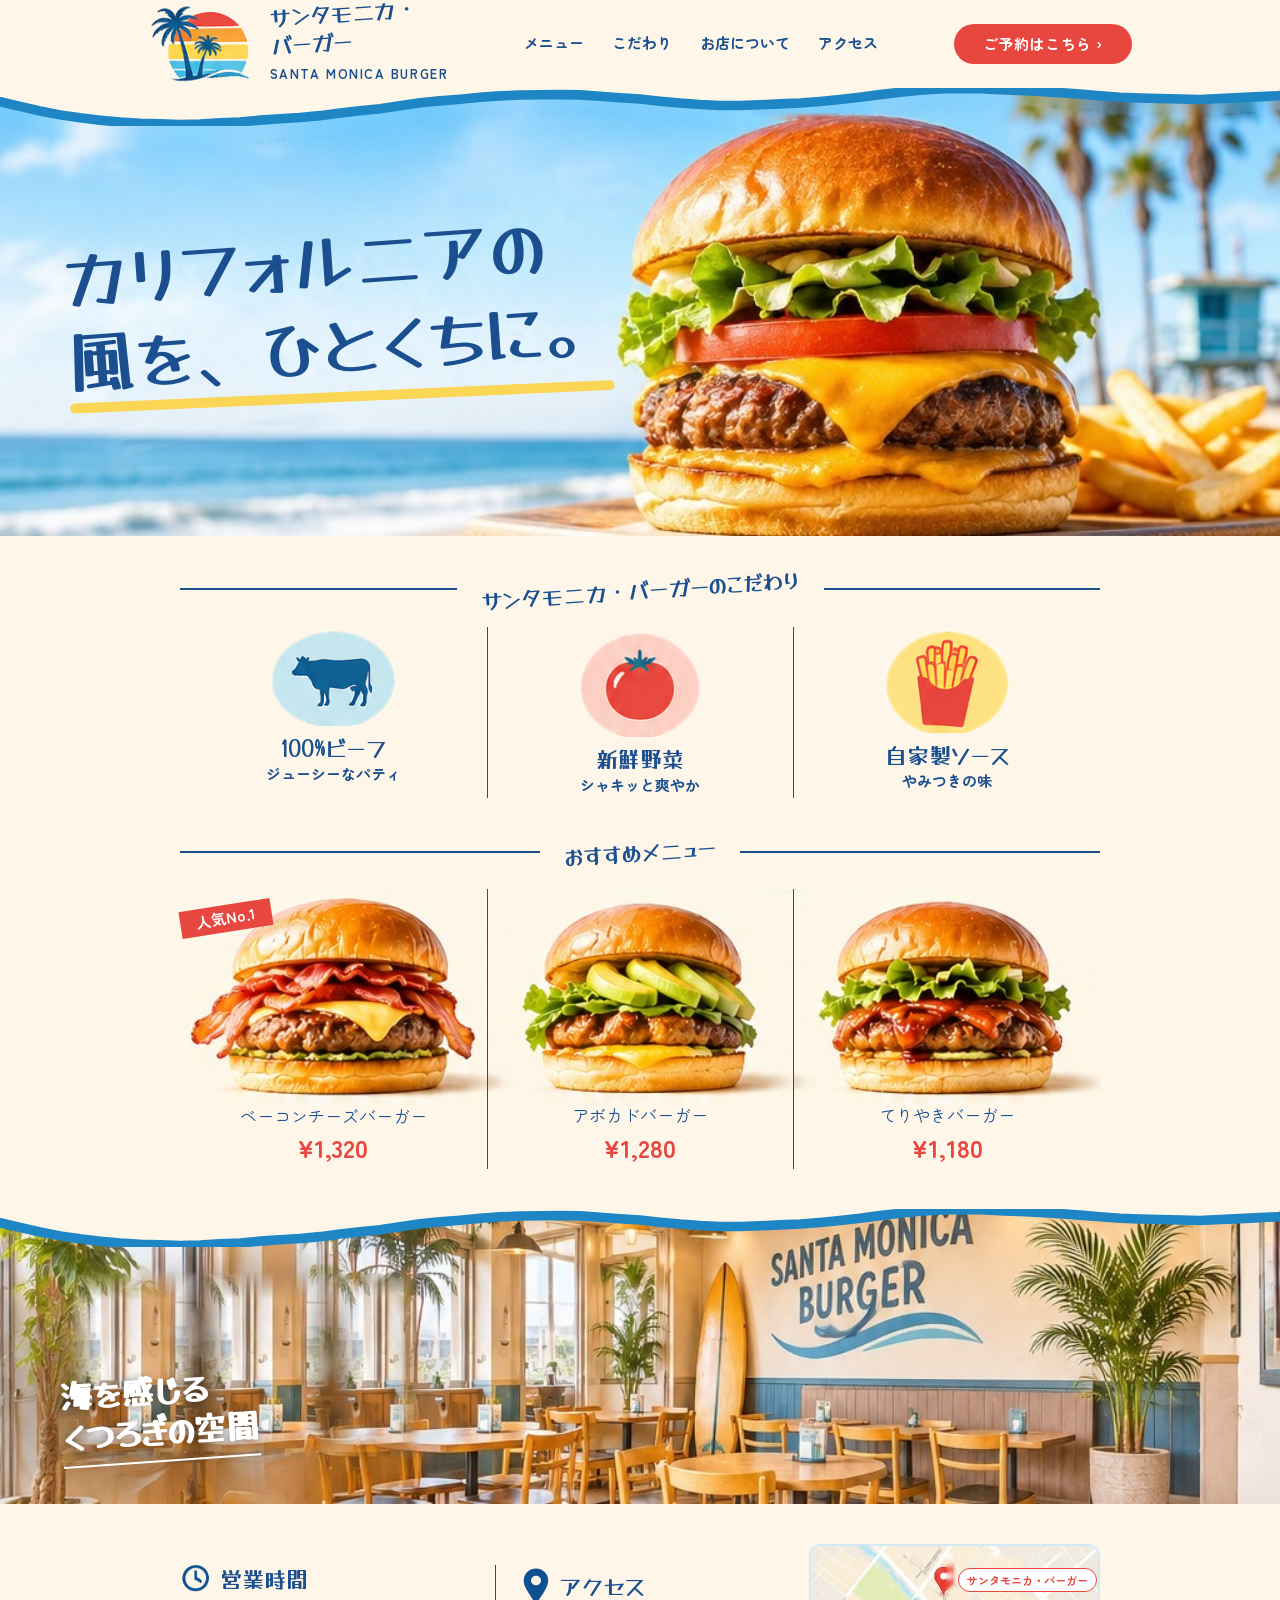
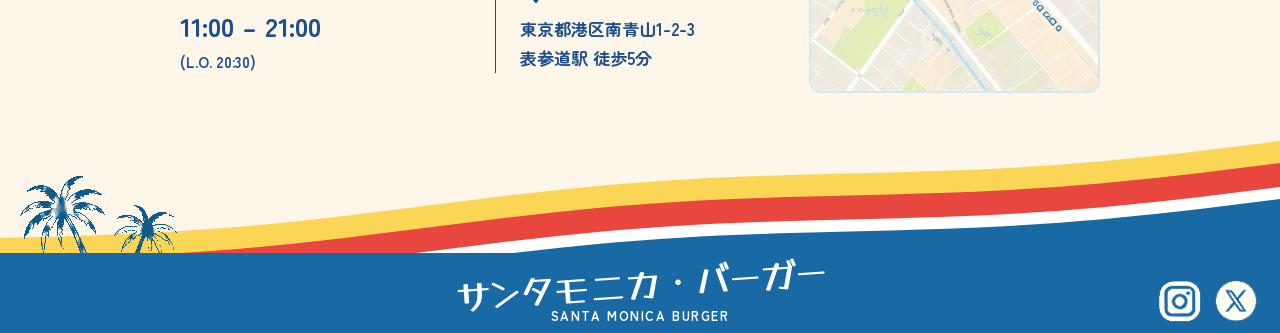
<file: index.html>
<!DOCTYPE html>
<html lang="ja">
<head>
<meta charset="utf-8">
<meta name="viewport" content="width=device-width, initial-scale=1">
<title>サンタモニカ・バーガー</title>
<link rel="preconnect" href="https://fonts.googleapis.com">
<link rel="preconnect" href="https://fonts.gstatic.com" crossorigin>
<link href="https://fonts.googleapis.com/css2?family=Yusei+Magic&amp;family=Zen+Maru+Gothic:wght@700&amp;display=swap" rel="stylesheet">
<link rel="stylesheet" href="css/tokens.css">
<link rel="stylesheet" href="css/components.css">
</head>
<body>
<header class="site-header">
  <div class="site-header__inner">
    <a class="brand" href="index.html">
      <img class="brand__mark" src="assets/logo.png" alt="" width="120" height="92">
      <span class="brand__text"><span class="brand__name">サンタモニカ・<br>バーガー</span><span class="brand__en">SANTA MONICA BURGER</span></span>
    </a>
    <nav class="nav" aria-label="メインメニュー"><ul class="nav__list"><li><a class="nav__link" href="menu.html">メニュー</a></li><li><a class="nav__link" href="concept.html">こだわり</a></li><li><a class="nav__link" href="about.html">お店について</a></li><li><a class="nav__link" href="access.html">アクセス</a></li></ul></nav>
    <a class="btn" href="reserve.html">ご予約はこちら ›</a>
  </div>
  <svg class="site-header__wave" viewBox="0 0 1024 40" preserveAspectRatio="none" aria-hidden="true" focusable="false"><path class="wave__fill" d="M0 14.3 L16 19.2 L32 23.9 L48 28.0 L64 31.1 L80 33.5 L96 35.5 L112 36.8 L128 37.2 L144 38.1 L160 37.5 L176 36.3 L192 35.5 L208 33.5 L224 32.1 L240 30.8 L256 28.8 L272 26.0 L288 23.6 L304 21.6 L320 18.4 L336 15.4 L352 13.4 L368 11.7 L384 9.7 L400 8.2 L416 7.3 L432 7.0 L448 6.9 L464 7.2 L480 8.6 L496 10.1 L512 11.5 L528 13.7 L544 15.7 L560 17.2 L576 18.2 L592 18.3 L608 17.5 L624 16.5 L640 15.6 L656 14.0 L672 12.0 L688 9.6 L704 6.9 L720 4.5 L736 2.4 L752 1.0 L768 0.4 L784 0.8 L800 1.7 L816 2.6 L832 3.5 L848 4.8 L864 6.4 L880 8.0 L896 9.6 L912 10.4 L928 10.9 L944 11.5 L960 12.0 L976 11.0 L992 10.0 L1008 9.0 L1023 8.0 L1024 0 L0 0 Z"/><path class="wave__line" d="M0 14.3 L16 19.2 L32 23.9 L48 28.0 L64 31.1 L80 33.5 L96 35.5 L112 36.8 L128 37.2 L144 38.1 L160 37.5 L176 36.3 L192 35.5 L208 33.5 L224 32.1 L240 30.8 L256 28.8 L272 26.0 L288 23.6 L304 21.6 L320 18.4 L336 15.4 L352 13.4 L368 11.7 L384 9.7 L400 8.2 L416 7.3 L432 7.0 L448 6.9 L464 7.2 L480 8.6 L496 10.1 L512 11.5 L528 13.7 L544 15.7 L560 17.2 L576 18.2 L592 18.3 L608 17.5 L624 16.5 L640 15.6 L656 14.0 L672 12.0 L688 9.6 L704 6.9 L720 4.5 L736 2.4 L752 1.0 L768 0.4 L784 0.8 L800 1.7 L816 2.6 L832 3.5 L848 4.8 L864 6.4 L880 8.0 L896 9.6 L912 10.4 L928 10.9 L944 11.5 L960 12.0 L976 11.0 L992 10.0 L1008 9.0 L1023 8.0"/></svg>
</header>
<main>
<section class="hero hero--top">
  <img class="hero__img" src="assets/hero-top.jpg" alt="ビーチを背景にしたチーズバーガー" width="1024" height="358">
  <div class="hero__inner"><div class="hero__text"><h1 class="hero__copy">カリフォルニアの<br>風を、ひとくちに。</h1><span class="hero__brush" aria-hidden="true"></span></div></div>
</section>
<section class="section "><h2 class="section-title"><span class="section-title__text">サンタモニカ・バーガーのこだわり</span></h2>
<ul class="values"><li class="value"><img class="value__icon" src="assets/value-cow.png" alt="" width="150" height="109"><h3 class="value__name">100%ビーフ</h3><p class="value__text">ジューシーなパティ</p></li><li class="value"><img class="value__icon" src="assets/value-tomato.png" alt="" width="135" height="109"><h3 class="value__name">新鮮野菜</h3><p class="value__text">シャキッと爽やか</p></li><li class="value"><img class="value__icon" src="assets/value-fries.png" alt="" width="140" height="109"><h3 class="value__name">自家製ソース</h3><p class="value__text">やみつきの味</p></li></ul>
</section>
<section class="section "><h2 class="section-title"><span class="section-title__text">おすすめメニュー</span></h2>
<ul class="dishes dishes--three"><li class="dish"><span class="dish__badge">人気No.1</span><img class="dish__img" src="assets/dish-burger-bacon.jpg" alt="" width="250" height="176"><h3 class="dish__name">ベーコンチーズバーガー</h3><p class="dish__price">¥1,320</p></li><li class="dish"><img class="dish__img" src="assets/dish-burger-avocado.jpg" alt="" width="250" height="176"><h3 class="dish__name">アボカドバーガー</h3><p class="dish__price">¥1,280</p></li><li class="dish"><img class="dish__img" src="assets/dish-burger-teriyaki.jpg" alt="" width="250" height="176"><h3 class="dish__name">てりやきバーガー</h3><p class="dish__price">¥1,180</p></li></ul>
</section>
<section class="interior">
  <img class="interior__img" src="assets/interior-top.jpg" alt="海辺のカフェ風の明るい店内" width="1024" height="236">
  <svg class="interior__wave" viewBox="0 0 1024 40" preserveAspectRatio="none" aria-hidden="true" focusable="false"><path class="wave__fill" d="M0 14.3 L16 19.2 L32 23.9 L48 28.0 L64 31.1 L80 33.5 L96 35.5 L112 36.8 L128 37.2 L144 38.1 L160 37.5 L176 36.3 L192 35.5 L208 33.5 L224 32.1 L240 30.8 L256 28.8 L272 26.0 L288 23.6 L304 21.6 L320 18.4 L336 15.4 L352 13.4 L368 11.7 L384 9.7 L400 8.2 L416 7.3 L432 7.0 L448 6.9 L464 7.2 L480 8.6 L496 10.1 L512 11.5 L528 13.7 L544 15.7 L560 17.2 L576 18.2 L592 18.3 L608 17.5 L624 16.5 L640 15.6 L656 14.0 L672 12.0 L688 9.6 L704 6.9 L720 4.5 L736 2.4 L752 1.0 L768 0.4 L784 0.8 L800 1.7 L816 2.6 L832 3.5 L848 4.8 L864 6.4 L880 8.0 L896 9.6 L912 10.4 L928 10.9 L944 11.5 L960 12.0 L976 11.0 L992 10.0 L1008 9.0 L1023 8.0 L1024 0 L0 0 Z"/><path class="wave__line" d="M0 14.3 L16 19.2 L32 23.9 L48 28.0 L64 31.1 L80 33.5 L96 35.5 L112 36.8 L128 37.2 L144 38.1 L160 37.5 L176 36.3 L192 35.5 L208 33.5 L224 32.1 L240 30.8 L256 28.8 L272 26.0 L288 23.6 L304 21.6 L320 18.4 L336 15.4 L352 13.4 L368 11.7 L384 9.7 L400 8.2 L416 7.3 L432 7.0 L448 6.9 L464 7.2 L480 8.6 L496 10.1 L512 11.5 L528 13.7 L544 15.7 L560 17.2 L576 18.2 L592 18.3 L608 17.5 L624 16.5 L640 15.6 L656 14.0 L672 12.0 L688 9.6 L704 6.9 L720 4.5 L736 2.4 L752 1.0 L768 0.4 L784 0.8 L800 1.7 L816 2.6 L832 3.5 L848 4.8 L864 6.4 L880 8.0 L896 9.6 L912 10.4 L928 10.9 L944 11.5 L960 12.0 L976 11.0 L992 10.0 L1008 9.0 L1023 8.0"/></svg>
  <p class="interior__copy">海を感じる<br>くつろぎの空間</p>
</section>
<section class="section">
  <div class="shop-info">
    <div class="shop-info__block"><h2 class="shop-info__head"><img class="shop-info__icon" src="assets/icon-clock.png" alt="" width="42" height="42">営業時間</h2><p class="shop-info__big">11:00 – 21:00</p><p class="shop-info__small">(L.O. 20:30)</p></div>
    <div class="shop-info__block"><h2 class="shop-info__head"><img class="shop-info__icon" src="assets/icon-pin.png" alt="" width="32" height="42">アクセス</h2><p>東京都港区南青山1-2-3<br>表参道駅 徒歩5分</p></div>
    <div class="map"><img class="map__img" src="assets/map.jpg" alt="お店の周辺の地図" width="430" height="221"><span class="map__label">サンタモニカ・バーガー</span></div>
  </div>
</section>
</main>
<footer class="site-footer">
  <svg class="site-footer__wave" viewBox="0 0 1024 180" preserveAspectRatio="none" aria-hidden="true" focusable="false"><path class="wave-yellow" d="M0 105.0 L16 104.5 L32 104.0 L48 103.4 L64 102.8 L80 102.1 L96 101.3 L112 100.4 L128 99.3 L144 98.1 L160 96.8 L176 95.3 L192 93.7 L208 91.9 L224 90.0 L240 87.9 L256 85.7 L272 83.4 L288 81.0 L304 78.6 L320 76.1 L336 73.5 L352 71.0 L368 68.4 L384 65.9 L400 63.5 L416 61.2 L432 58.9 L448 56.7 L464 54.7 L480 52.8 L496 51.1 L512 49.5 L528 48.1 L544 46.8 L560 45.6 L576 44.6 L592 43.7 L608 43.0 L624 42.3 L640 41.7 L656 41.2 L672 40.7 L688 40.2 L704 39.7 L720 39.2 L736 38.6 L752 37.9 L768 37.2 L784 36.4 L800 35.4 L816 34.3 L832 33.1 L848 31.7 L864 30.1 L880 28.4 L896 26.6 L912 24.6 L928 22.5 L944 20.3 L960 18.0 L976 15.5 L992 13.1 L1008 10.5 L1024 8.0 L1024 180 L0 180 Z"/><path class="wave-red" d="M0 127.0 L16 126.5 L32 126.0 L48 125.4 L64 124.8 L80 124.1 L96 123.3 L112 122.4 L128 121.3 L144 120.1 L160 118.8 L176 117.3 L192 115.7 L208 113.9 L224 112.0 L240 109.9 L256 107.7 L272 105.4 L288 103.0 L304 100.6 L320 98.1 L336 95.5 L352 93.0 L368 90.4 L384 87.9 L400 85.5 L416 83.2 L432 80.9 L448 78.7 L464 76.7 L480 74.8 L496 73.1 L512 71.5 L528 70.1 L544 68.8 L560 67.6 L576 66.6 L592 65.7 L608 65.0 L624 64.3 L640 63.7 L656 63.2 L672 62.7 L688 62.2 L704 61.7 L720 61.2 L736 60.6 L752 59.9 L768 59.2 L784 58.4 L800 57.4 L816 56.3 L832 55.1 L848 53.7 L864 52.1 L880 50.4 L896 48.6 L912 46.6 L928 44.5 L944 42.3 L960 40.0 L976 37.5 L992 35.1 L1008 32.5 L1024 30.0 L1024 180 L0 180 Z"/><path class="wave-white" d="M0 151.0 L16 150.5 L32 150.0 L48 149.4 L64 148.8 L80 148.1 L96 147.3 L112 146.4 L128 145.3 L144 144.1 L160 142.8 L176 141.3 L192 139.7 L208 137.9 L224 136.0 L240 133.9 L256 131.7 L272 129.4 L288 127.0 L304 124.6 L320 122.1 L336 119.5 L352 117.0 L368 114.4 L384 111.9 L400 109.5 L416 107.2 L432 104.9 L448 102.7 L464 100.7 L480 98.8 L496 97.1 L512 95.5 L528 94.1 L544 92.8 L560 91.6 L576 90.6 L592 89.7 L608 89.0 L624 88.3 L640 87.7 L656 87.2 L672 86.7 L688 86.2 L704 85.7 L720 85.2 L736 84.6 L752 83.9 L768 83.2 L784 82.4 L800 81.4 L816 80.3 L832 79.1 L848 77.7 L864 76.1 L880 74.4 L896 72.6 L912 70.6 L928 68.5 L944 66.3 L960 64.0 L976 61.5 L992 59.1 L1008 56.5 L1024 54.0 L1024 180 L0 180 Z"/><path class="wave-blue" d="M0 163.0 L16 162.5 L32 162.0 L48 161.4 L64 160.8 L80 160.1 L96 159.3 L112 158.4 L128 157.3 L144 156.1 L160 154.8 L176 153.3 L192 151.7 L208 149.9 L224 148.0 L240 145.9 L256 143.7 L272 141.4 L288 139.0 L304 136.6 L320 134.1 L336 131.5 L352 129.0 L368 126.4 L384 123.9 L400 121.5 L416 119.2 L432 116.9 L448 114.7 L464 112.7 L480 110.8 L496 109.1 L512 107.5 L528 106.1 L544 104.8 L560 103.6 L576 102.6 L592 101.7 L608 101.0 L624 100.3 L640 99.7 L656 99.2 L672 98.7 L688 98.2 L704 97.7 L720 97.2 L736 96.6 L752 95.9 L768 95.2 L784 94.4 L800 93.4 L816 92.3 L832 91.1 L848 89.7 L864 88.1 L880 86.4 L896 84.6 L912 82.6 L928 80.5 L944 78.3 L960 76.0 L976 73.5 L992 71.1 L1008 68.5 L1024 66.0 L1024 180 L0 180 Z"/></svg>
  <img class="site-footer__palm" src="assets/palm.png" alt="" width="172" height="122">
  <div class="site-footer__body">
    <div class="site-footer__brand"><p class="site-footer__name">サンタモニカ・バーガー</p><p class="site-footer__en">SANTA MONICA BURGER</p></div>
  </div>
  <ul class="site-footer__sns">
    <li><a href="#" aria-label="Instagram"><img src="assets/sns-instagram.png" alt="" width="49" height="48"></a></li>
    <li><a href="#" aria-label="X"><img src="assets/sns-x.png" alt="" width="50" height="48"></a></li>
  </ul>
</footer>
</body>
</html>
</file>
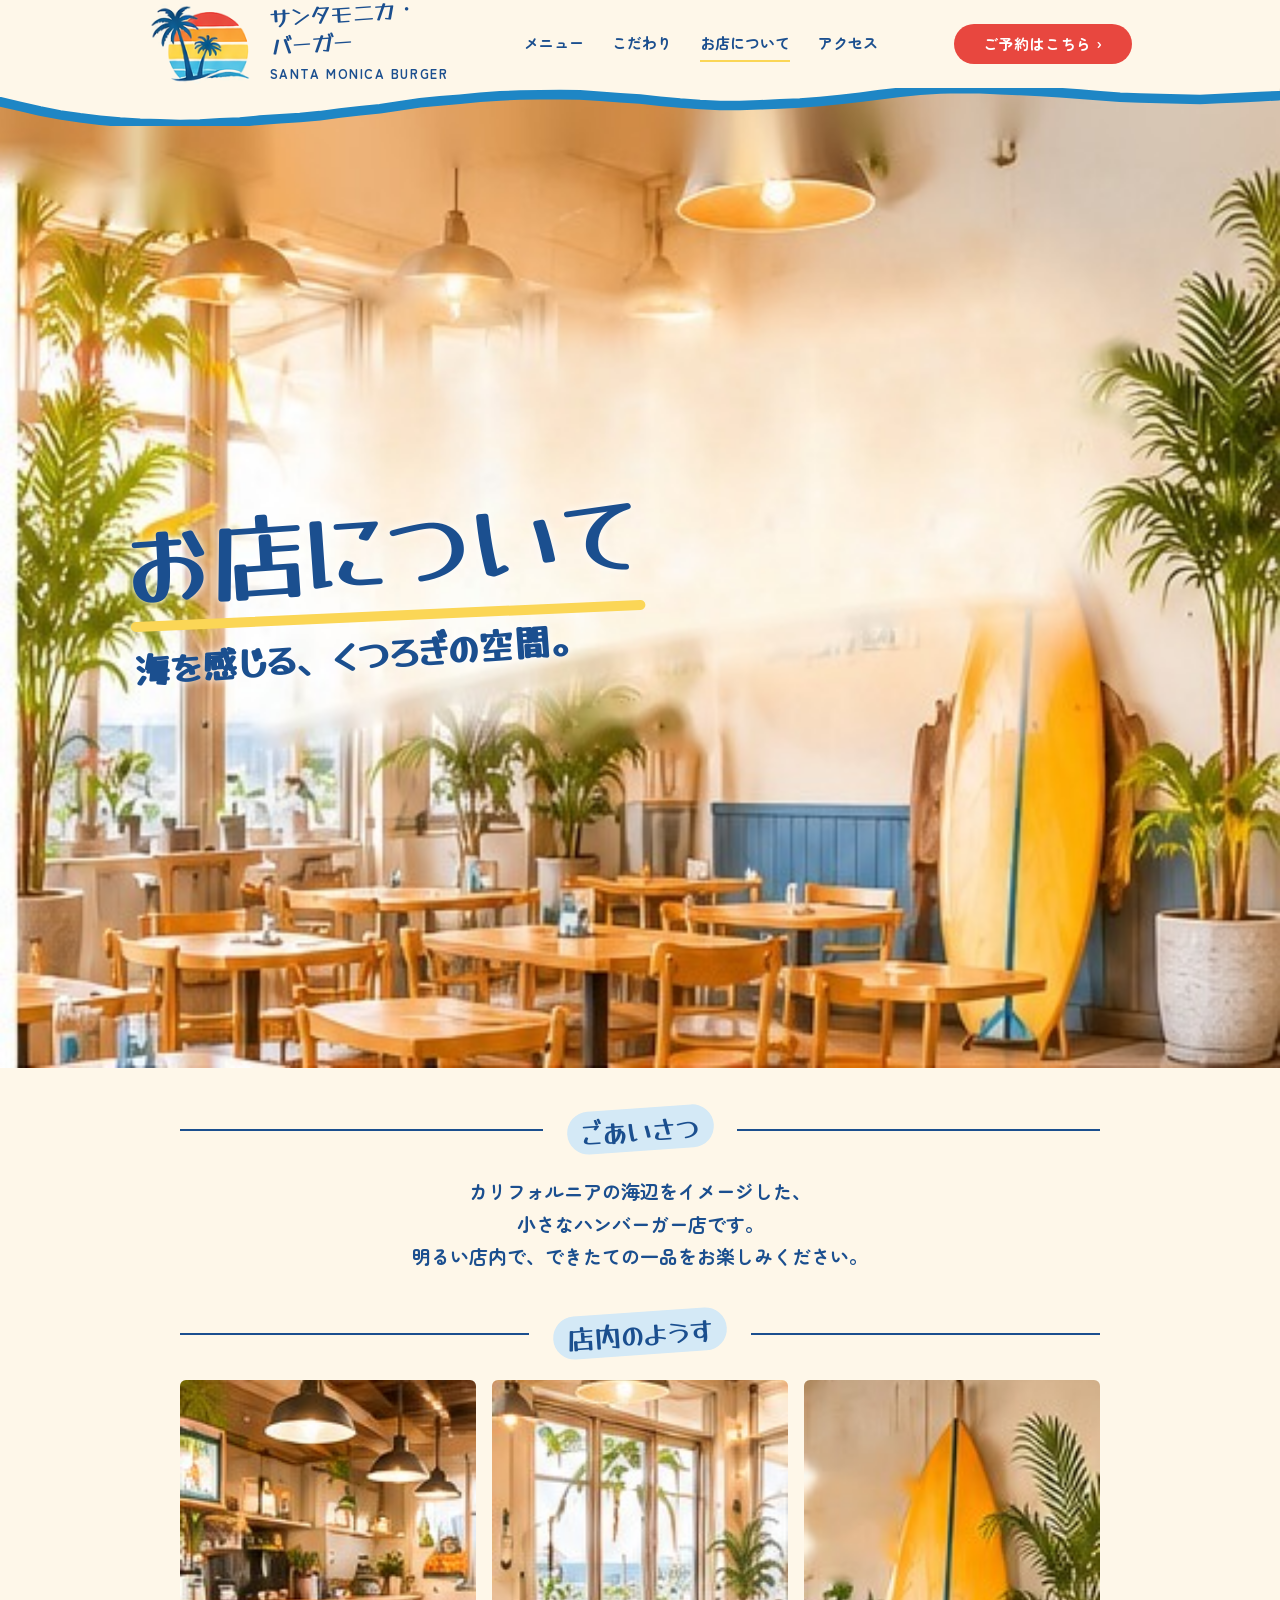
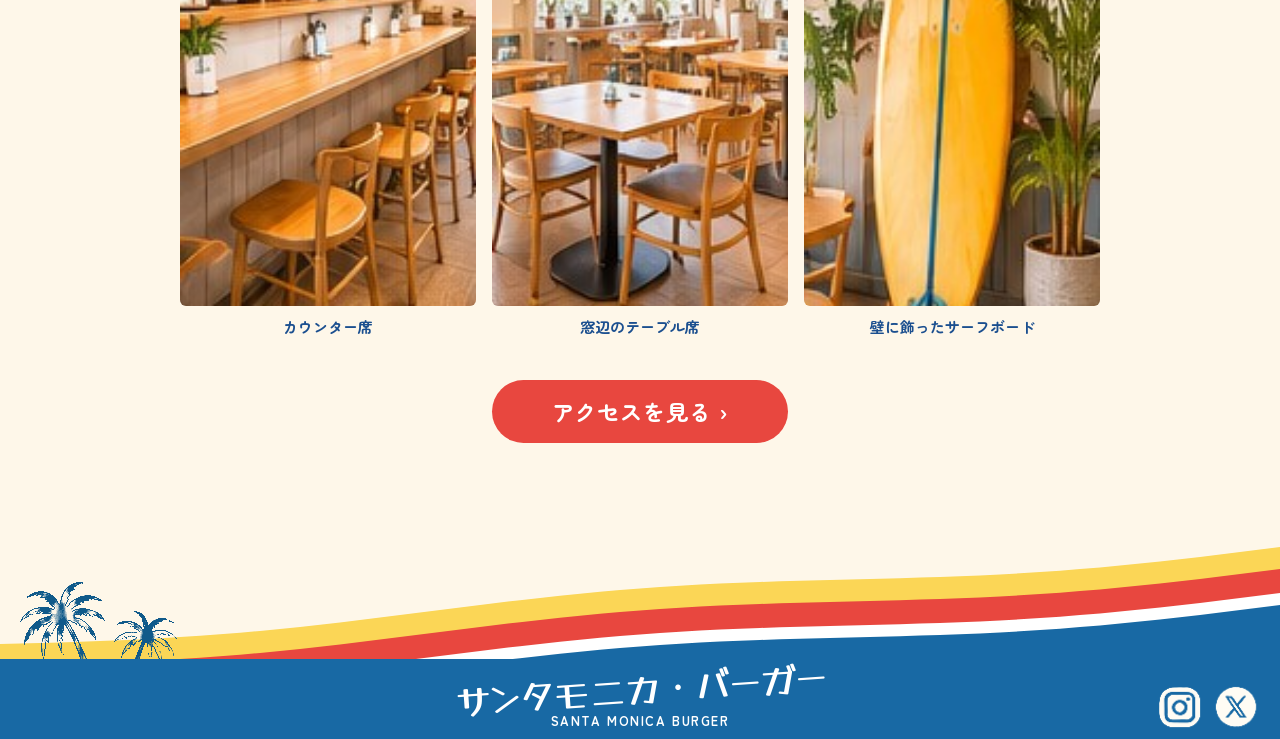
<file: about.html>
<!DOCTYPE html>
<html lang="ja">
<head>
<meta charset="utf-8">
<meta name="viewport" content="width=device-width, initial-scale=1">
<title>お店について | サンタモニカ・バーガー</title>
<link rel="preconnect" href="https://fonts.googleapis.com">
<link rel="preconnect" href="https://fonts.gstatic.com" crossorigin>
<link href="https://fonts.googleapis.com/css2?family=Yusei+Magic&amp;family=Zen+Maru+Gothic:wght@700&amp;display=swap" rel="stylesheet">
<link rel="stylesheet" href="css/tokens.css">
<link rel="stylesheet" href="css/components.css">
</head>
<body>
<header class="site-header">
  <div class="site-header__inner">
    <a class="brand" href="index.html">
      <img class="brand__mark" src="assets/logo.png" alt="" width="120" height="92">
      <span class="brand__text"><span class="brand__name">サンタモニカ・<br>バーガー</span><span class="brand__en">SANTA MONICA BURGER</span></span>
    </a>
    <nav class="nav" aria-label="メインメニュー"><ul class="nav__list"><li><a class="nav__link" href="menu.html">メニュー</a></li><li><a class="nav__link" href="concept.html">こだわり</a></li><li><a class="nav__link" href="about.html" aria-current="page">お店について</a></li><li><a class="nav__link" href="access.html">アクセス</a></li></ul></nav>
    <a class="btn" href="reserve.html">ご予約はこちら ›</a>
  </div>
  <svg class="site-header__wave" viewBox="0 0 1024 40" preserveAspectRatio="none" aria-hidden="true" focusable="false"><path class="wave__fill" d="M0 14.3 L16 19.2 L32 23.9 L48 28.0 L64 31.1 L80 33.5 L96 35.5 L112 36.8 L128 37.2 L144 38.1 L160 37.5 L176 36.3 L192 35.5 L208 33.5 L224 32.1 L240 30.8 L256 28.8 L272 26.0 L288 23.6 L304 21.6 L320 18.4 L336 15.4 L352 13.4 L368 11.7 L384 9.7 L400 8.2 L416 7.3 L432 7.0 L448 6.9 L464 7.2 L480 8.6 L496 10.1 L512 11.5 L528 13.7 L544 15.7 L560 17.2 L576 18.2 L592 18.3 L608 17.5 L624 16.5 L640 15.6 L656 14.0 L672 12.0 L688 9.6 L704 6.9 L720 4.5 L736 2.4 L752 1.0 L768 0.4 L784 0.8 L800 1.7 L816 2.6 L832 3.5 L848 4.8 L864 6.4 L880 8.0 L896 9.6 L912 10.4 L928 10.9 L944 11.5 L960 12.0 L976 11.0 L992 10.0 L1008 9.0 L1023 8.0 L1024 0 L0 0 Z"/><path class="wave__line" d="M0 14.3 L16 19.2 L32 23.9 L48 28.0 L64 31.1 L80 33.5 L96 35.5 L112 36.8 L128 37.2 L144 38.1 L160 37.5 L176 36.3 L192 35.5 L208 33.5 L224 32.1 L240 30.8 L256 28.8 L272 26.0 L288 23.6 L304 21.6 L320 18.4 L336 15.4 L352 13.4 L368 11.7 L384 9.7 L400 8.2 L416 7.3 L432 7.0 L448 6.9 L464 7.2 L480 8.6 L496 10.1 L512 11.5 L528 13.7 L544 15.7 L560 17.2 L576 18.2 L592 18.3 L608 17.5 L624 16.5 L640 15.6 L656 14.0 L672 12.0 L688 9.6 L704 6.9 L720 4.5 L736 2.4 L752 1.0 L768 0.4 L784 0.8 L800 1.7 L816 2.6 L832 3.5 L848 4.8 L864 6.4 L880 8.0 L896 9.6 L912 10.4 L928 10.9 L944 11.5 L960 12.0 L976 11.0 L992 10.0 L1008 9.0 L1023 8.0"/></svg>
</header>
<main>
<section class="hero hero--about">
  <img class="hero__img" src="assets/about-hero.jpg" alt="ヤシの鉢植えとサーフボードのある店内" width="512" height="392">
  <div class="hero__inner"><div class="hero__text"><h1 class="hero__title">お店について</h1><span class="hero__brush" aria-hidden="true"></span><p class="hero__lead">海を感じる、くつろぎの空間。</p></div></div>
</section>
<section class="section "><h2 class="section-title section-title--pill"><span class="section-title__text">ごあいさつ</span></h2>
<p class="about-greeting">カリフォルニアの海辺をイメージした、<br>小さなハンバーガー店です。<br>明るい店内で、できたての一品をお楽しみください。</p>
</section>
<section class="section "><h2 class="section-title section-title--pill"><span class="section-title__text">店内のようす</span></h2>
<ul class="about-photos"><li class="about-photo"><img class="about-photo__img" src="assets/about-photo-1.jpg" alt="" width="140" height="249"><p class="about-photo__caption">カウンター席</p></li><li class="about-photo"><img class="about-photo__img" src="assets/about-photo-2.jpg" alt="" width="139" height="249"><p class="about-photo__caption">窓辺のテーブル席</p></li><li class="about-photo"><img class="about-photo__img" src="assets/about-photo-3.jpg" alt="" width="132" height="249"><p class="about-photo__caption">壁に飾ったサーフボード</p></li></ul>
</section>
<div class="btn-area"><a class="btn btn--large" href="access.html">アクセスを見る ›</a></div>
</main>
<footer class="site-footer">
  <svg class="site-footer__wave" viewBox="0 0 1024 180" preserveAspectRatio="none" aria-hidden="true" focusable="false"><path class="wave-yellow" d="M0 105.0 L16 104.5 L32 104.0 L48 103.4 L64 102.8 L80 102.1 L96 101.3 L112 100.4 L128 99.3 L144 98.1 L160 96.8 L176 95.3 L192 93.7 L208 91.9 L224 90.0 L240 87.9 L256 85.7 L272 83.4 L288 81.0 L304 78.6 L320 76.1 L336 73.5 L352 71.0 L368 68.4 L384 65.9 L400 63.5 L416 61.2 L432 58.9 L448 56.7 L464 54.7 L480 52.8 L496 51.1 L512 49.5 L528 48.1 L544 46.8 L560 45.6 L576 44.6 L592 43.7 L608 43.0 L624 42.3 L640 41.7 L656 41.2 L672 40.7 L688 40.2 L704 39.7 L720 39.2 L736 38.6 L752 37.9 L768 37.2 L784 36.4 L800 35.4 L816 34.3 L832 33.1 L848 31.7 L864 30.1 L880 28.4 L896 26.6 L912 24.6 L928 22.5 L944 20.3 L960 18.0 L976 15.5 L992 13.1 L1008 10.5 L1024 8.0 L1024 180 L0 180 Z"/><path class="wave-red" d="M0 127.0 L16 126.5 L32 126.0 L48 125.4 L64 124.8 L80 124.1 L96 123.3 L112 122.4 L128 121.3 L144 120.1 L160 118.8 L176 117.3 L192 115.7 L208 113.9 L224 112.0 L240 109.9 L256 107.7 L272 105.4 L288 103.0 L304 100.6 L320 98.1 L336 95.5 L352 93.0 L368 90.4 L384 87.9 L400 85.5 L416 83.2 L432 80.9 L448 78.7 L464 76.7 L480 74.8 L496 73.1 L512 71.5 L528 70.1 L544 68.8 L560 67.6 L576 66.6 L592 65.7 L608 65.0 L624 64.3 L640 63.7 L656 63.2 L672 62.7 L688 62.2 L704 61.7 L720 61.2 L736 60.6 L752 59.9 L768 59.2 L784 58.4 L800 57.4 L816 56.3 L832 55.1 L848 53.7 L864 52.1 L880 50.4 L896 48.6 L912 46.6 L928 44.5 L944 42.3 L960 40.0 L976 37.5 L992 35.1 L1008 32.5 L1024 30.0 L1024 180 L0 180 Z"/><path class="wave-white" d="M0 151.0 L16 150.5 L32 150.0 L48 149.4 L64 148.8 L80 148.1 L96 147.3 L112 146.4 L128 145.3 L144 144.1 L160 142.8 L176 141.3 L192 139.7 L208 137.9 L224 136.0 L240 133.9 L256 131.7 L272 129.4 L288 127.0 L304 124.6 L320 122.1 L336 119.5 L352 117.0 L368 114.4 L384 111.9 L400 109.5 L416 107.2 L432 104.9 L448 102.7 L464 100.7 L480 98.8 L496 97.1 L512 95.5 L528 94.1 L544 92.8 L560 91.6 L576 90.6 L592 89.7 L608 89.0 L624 88.3 L640 87.7 L656 87.2 L672 86.7 L688 86.2 L704 85.7 L720 85.2 L736 84.6 L752 83.9 L768 83.2 L784 82.4 L800 81.4 L816 80.3 L832 79.1 L848 77.7 L864 76.1 L880 74.4 L896 72.6 L912 70.6 L928 68.5 L944 66.3 L960 64.0 L976 61.5 L992 59.1 L1008 56.5 L1024 54.0 L1024 180 L0 180 Z"/><path class="wave-blue" d="M0 163.0 L16 162.5 L32 162.0 L48 161.4 L64 160.8 L80 160.1 L96 159.3 L112 158.4 L128 157.3 L144 156.1 L160 154.8 L176 153.3 L192 151.7 L208 149.9 L224 148.0 L240 145.9 L256 143.7 L272 141.4 L288 139.0 L304 136.6 L320 134.1 L336 131.5 L352 129.0 L368 126.4 L384 123.9 L400 121.5 L416 119.2 L432 116.9 L448 114.7 L464 112.7 L480 110.8 L496 109.1 L512 107.5 L528 106.1 L544 104.8 L560 103.6 L576 102.6 L592 101.7 L608 101.0 L624 100.3 L640 99.7 L656 99.2 L672 98.7 L688 98.2 L704 97.7 L720 97.2 L736 96.6 L752 95.9 L768 95.2 L784 94.4 L800 93.4 L816 92.3 L832 91.1 L848 89.7 L864 88.1 L880 86.4 L896 84.6 L912 82.6 L928 80.5 L944 78.3 L960 76.0 L976 73.5 L992 71.1 L1008 68.5 L1024 66.0 L1024 180 L0 180 Z"/></svg>
  <img class="site-footer__palm" src="assets/palm.png" alt="" width="172" height="122">
  <div class="site-footer__body">
    <div class="site-footer__brand"><p class="site-footer__name">サンタモニカ・バーガー</p><p class="site-footer__en">SANTA MONICA BURGER</p></div>
  </div>
  <ul class="site-footer__sns">
    <li><a href="#" aria-label="Instagram"><img src="assets/sns-instagram.png" alt="" width="49" height="48"></a></li>
    <li><a href="#" aria-label="X"><img src="assets/sns-x.png" alt="" width="50" height="48"></a></li>
  </ul>
</footer>
</body>
</html>
</file>
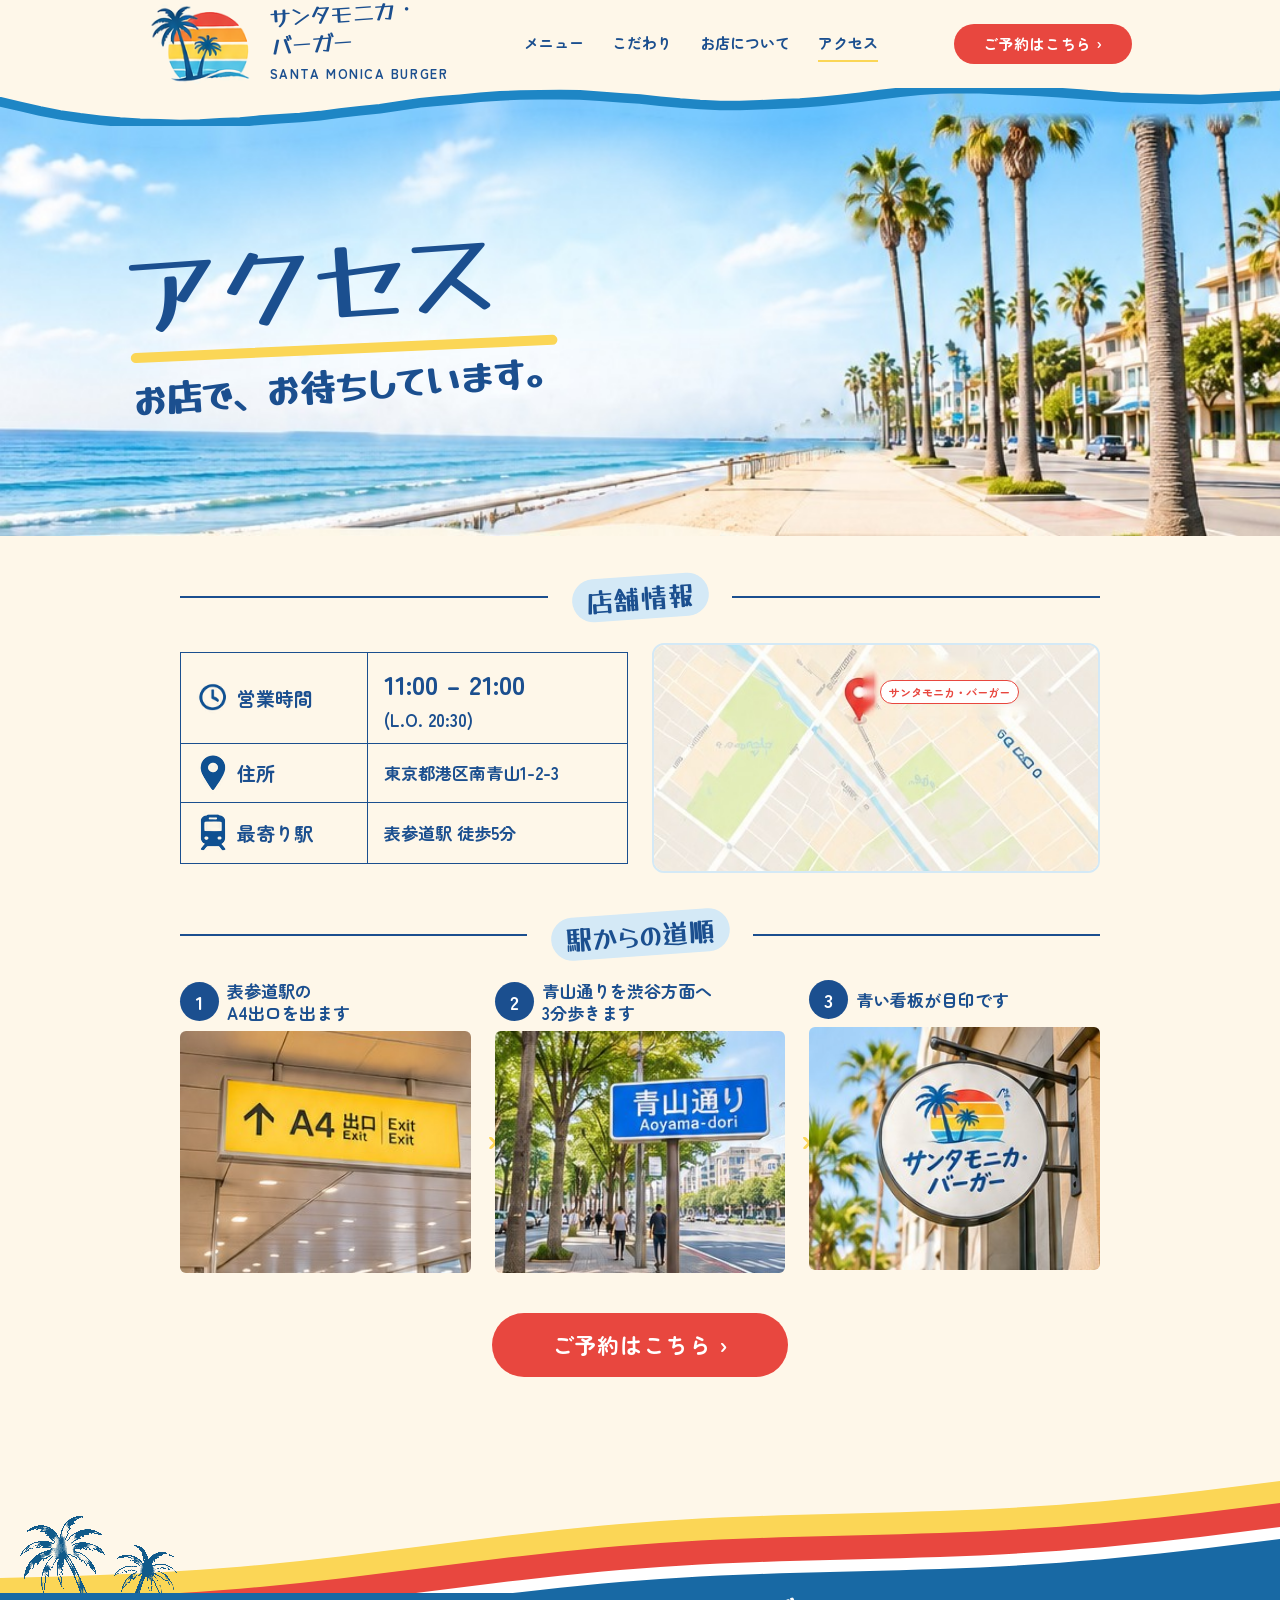
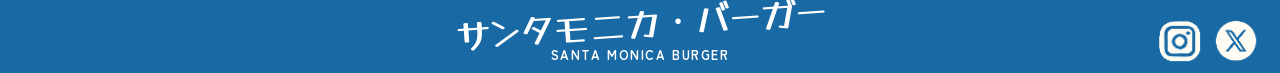
<file: access.html>
<!DOCTYPE html>
<html lang="ja">
<head>
<meta charset="utf-8">
<meta name="viewport" content="width=device-width, initial-scale=1">
<title>アクセス | サンタモニカ・バーガー</title>
<link rel="preconnect" href="https://fonts.googleapis.com">
<link rel="preconnect" href="https://fonts.gstatic.com" crossorigin>
<link href="https://fonts.googleapis.com/css2?family=Yusei+Magic&amp;family=Zen+Maru+Gothic:wght@700&amp;display=swap" rel="stylesheet">
<link rel="stylesheet" href="css/tokens.css">
<link rel="stylesheet" href="css/components.css">
</head>
<body>
<header class="site-header">
  <div class="site-header__inner">
    <a class="brand" href="index.html">
      <img class="brand__mark" src="assets/logo.png" alt="" width="120" height="92">
      <span class="brand__text"><span class="brand__name">サンタモニカ・<br>バーガー</span><span class="brand__en">SANTA MONICA BURGER</span></span>
    </a>
    <nav class="nav" aria-label="メインメニュー"><ul class="nav__list"><li><a class="nav__link" href="menu.html">メニュー</a></li><li><a class="nav__link" href="concept.html">こだわり</a></li><li><a class="nav__link" href="about.html">お店について</a></li><li><a class="nav__link" href="access.html" aria-current="page">アクセス</a></li></ul></nav>
    <a class="btn" href="reserve.html">ご予約はこちら ›</a>
  </div>
  <svg class="site-header__wave" viewBox="0 0 1024 40" preserveAspectRatio="none" aria-hidden="true" focusable="false"><path class="wave__fill" d="M0 14.3 L16 19.2 L32 23.9 L48 28.0 L64 31.1 L80 33.5 L96 35.5 L112 36.8 L128 37.2 L144 38.1 L160 37.5 L176 36.3 L192 35.5 L208 33.5 L224 32.1 L240 30.8 L256 28.8 L272 26.0 L288 23.6 L304 21.6 L320 18.4 L336 15.4 L352 13.4 L368 11.7 L384 9.7 L400 8.2 L416 7.3 L432 7.0 L448 6.9 L464 7.2 L480 8.6 L496 10.1 L512 11.5 L528 13.7 L544 15.7 L560 17.2 L576 18.2 L592 18.3 L608 17.5 L624 16.5 L640 15.6 L656 14.0 L672 12.0 L688 9.6 L704 6.9 L720 4.5 L736 2.4 L752 1.0 L768 0.4 L784 0.8 L800 1.7 L816 2.6 L832 3.5 L848 4.8 L864 6.4 L880 8.0 L896 9.6 L912 10.4 L928 10.9 L944 11.5 L960 12.0 L976 11.0 L992 10.0 L1008 9.0 L1023 8.0 L1024 0 L0 0 Z"/><path class="wave__line" d="M0 14.3 L16 19.2 L32 23.9 L48 28.0 L64 31.1 L80 33.5 L96 35.5 L112 36.8 L128 37.2 L144 38.1 L160 37.5 L176 36.3 L192 35.5 L208 33.5 L224 32.1 L240 30.8 L256 28.8 L272 26.0 L288 23.6 L304 21.6 L320 18.4 L336 15.4 L352 13.4 L368 11.7 L384 9.7 L400 8.2 L416 7.3 L432 7.0 L448 6.9 L464 7.2 L480 8.6 L496 10.1 L512 11.5 L528 13.7 L544 15.7 L560 17.2 L576 18.2 L592 18.3 L608 17.5 L624 16.5 L640 15.6 L656 14.0 L672 12.0 L688 9.6 L704 6.9 L720 4.5 L736 2.4 L752 1.0 L768 0.4 L784 0.8 L800 1.7 L816 2.6 L832 3.5 L848 4.8 L864 6.4 L880 8.0 L896 9.6 L912 10.4 L928 10.9 L944 11.5 L960 12.0 L976 11.0 L992 10.0 L1008 9.0 L1023 8.0"/></svg>
</header>
<main>
<section class="hero hero--access">
  <img class="hero__img" src="assets/hero-access.jpg" alt="ヤシ並木のある海沿いの道" width="1024" height="358">
  <div class="hero__inner"><div class="hero__text"><h1 class="hero__title">アクセス</h1><span class="hero__brush" aria-hidden="true"></span><p class="hero__lead">お店で、お待ちしています。</p></div></div>
</section>
<section class="section "><h2 class="section-title section-title--pill"><span class="section-title__text">店舗情報</span></h2>
<div class="access-top"><table class="info-table"><tbody><tr><th scope="row"><span class="info-table__label"><img class="info-table__icon" src="assets/icon-clock.png" alt="" width="42" height="42">営業時間</span></th><td><span class="info-table__big">11:00 – 21:00</span><br>(L.O. 20:30)</td></tr><tr><th scope="row"><span class="info-table__label"><img class="info-table__icon" src="assets/icon-pin.png" alt="" width="32" height="42">住所</span></th><td>東京都港区南青山1-2-3</td></tr><tr><th scope="row"><span class="info-table__label"><img class="info-table__icon" src="assets/icon-train.png" alt="" width="32" height="44">最寄り駅</span></th><td>表参道駅 徒歩5分</td></tr></tbody></table><div class="map"><img class="map__img" src="assets/map.jpg" alt="お店の周辺の地図" width="430" height="221"><span class="map__label">サンタモニカ・バーガー</span></div></div>
</section>
<section class="section "><h2 class="section-title section-title--pill"><span class="section-title__text">駅からの道順</span></h2>
<ol class="steps"><li class="step"><p class="step__text">表参道駅の<br>A4出口を出ます</p><img class="step__img" src="assets/route-1.jpg" alt="" width="266" height="224"></li><li class="step"><p class="step__text">青山通りを渋谷方面へ<br>3分歩きます</p><img class="step__img" src="assets/route-2.jpg" alt="" width="284" height="224"></li><li class="step"><p class="step__text">青い看板が目印です</p><img class="step__img" src="assets/route-3.jpg" alt="" width="267" height="224"></li></ol>
</section>
<div class="btn-area"><a class="btn btn--large" href="reserve.html">ご予約はこちら ›</a></div>
</main>
<footer class="site-footer">
  <svg class="site-footer__wave" viewBox="0 0 1024 180" preserveAspectRatio="none" aria-hidden="true" focusable="false"><path class="wave-yellow" d="M0 105.0 L16 104.5 L32 104.0 L48 103.4 L64 102.8 L80 102.1 L96 101.3 L112 100.4 L128 99.3 L144 98.1 L160 96.8 L176 95.3 L192 93.7 L208 91.9 L224 90.0 L240 87.9 L256 85.7 L272 83.4 L288 81.0 L304 78.6 L320 76.1 L336 73.5 L352 71.0 L368 68.4 L384 65.9 L400 63.5 L416 61.2 L432 58.9 L448 56.7 L464 54.7 L480 52.8 L496 51.1 L512 49.5 L528 48.1 L544 46.8 L560 45.6 L576 44.6 L592 43.7 L608 43.0 L624 42.3 L640 41.7 L656 41.2 L672 40.7 L688 40.2 L704 39.7 L720 39.2 L736 38.6 L752 37.9 L768 37.2 L784 36.4 L800 35.4 L816 34.3 L832 33.1 L848 31.7 L864 30.1 L880 28.4 L896 26.6 L912 24.6 L928 22.5 L944 20.3 L960 18.0 L976 15.5 L992 13.1 L1008 10.5 L1024 8.0 L1024 180 L0 180 Z"/><path class="wave-red" d="M0 127.0 L16 126.5 L32 126.0 L48 125.4 L64 124.8 L80 124.1 L96 123.3 L112 122.4 L128 121.3 L144 120.1 L160 118.8 L176 117.3 L192 115.7 L208 113.9 L224 112.0 L240 109.9 L256 107.7 L272 105.4 L288 103.0 L304 100.6 L320 98.1 L336 95.5 L352 93.0 L368 90.4 L384 87.9 L400 85.5 L416 83.2 L432 80.9 L448 78.7 L464 76.7 L480 74.8 L496 73.1 L512 71.5 L528 70.1 L544 68.8 L560 67.6 L576 66.6 L592 65.7 L608 65.0 L624 64.3 L640 63.7 L656 63.2 L672 62.7 L688 62.2 L704 61.7 L720 61.2 L736 60.6 L752 59.9 L768 59.2 L784 58.4 L800 57.4 L816 56.3 L832 55.1 L848 53.7 L864 52.1 L880 50.4 L896 48.6 L912 46.6 L928 44.5 L944 42.3 L960 40.0 L976 37.5 L992 35.1 L1008 32.5 L1024 30.0 L1024 180 L0 180 Z"/><path class="wave-white" d="M0 151.0 L16 150.5 L32 150.0 L48 149.4 L64 148.8 L80 148.1 L96 147.3 L112 146.4 L128 145.3 L144 144.1 L160 142.8 L176 141.3 L192 139.7 L208 137.9 L224 136.0 L240 133.9 L256 131.7 L272 129.4 L288 127.0 L304 124.6 L320 122.1 L336 119.5 L352 117.0 L368 114.4 L384 111.9 L400 109.5 L416 107.2 L432 104.9 L448 102.7 L464 100.7 L480 98.8 L496 97.1 L512 95.5 L528 94.1 L544 92.8 L560 91.6 L576 90.6 L592 89.7 L608 89.0 L624 88.3 L640 87.7 L656 87.2 L672 86.7 L688 86.2 L704 85.7 L720 85.2 L736 84.6 L752 83.9 L768 83.2 L784 82.4 L800 81.4 L816 80.3 L832 79.1 L848 77.7 L864 76.1 L880 74.4 L896 72.6 L912 70.6 L928 68.5 L944 66.3 L960 64.0 L976 61.5 L992 59.1 L1008 56.5 L1024 54.0 L1024 180 L0 180 Z"/><path class="wave-blue" d="M0 163.0 L16 162.5 L32 162.0 L48 161.4 L64 160.8 L80 160.1 L96 159.3 L112 158.4 L128 157.3 L144 156.1 L160 154.8 L176 153.3 L192 151.7 L208 149.9 L224 148.0 L240 145.9 L256 143.7 L272 141.4 L288 139.0 L304 136.6 L320 134.1 L336 131.5 L352 129.0 L368 126.4 L384 123.9 L400 121.5 L416 119.2 L432 116.9 L448 114.7 L464 112.7 L480 110.8 L496 109.1 L512 107.5 L528 106.1 L544 104.8 L560 103.6 L576 102.6 L592 101.7 L608 101.0 L624 100.3 L640 99.7 L656 99.2 L672 98.7 L688 98.2 L704 97.7 L720 97.2 L736 96.6 L752 95.9 L768 95.2 L784 94.4 L800 93.4 L816 92.3 L832 91.1 L848 89.7 L864 88.1 L880 86.4 L896 84.6 L912 82.6 L928 80.5 L944 78.3 L960 76.0 L976 73.5 L992 71.1 L1008 68.5 L1024 66.0 L1024 180 L0 180 Z"/></svg>
  <img class="site-footer__palm" src="assets/palm.png" alt="" width="172" height="122">
  <div class="site-footer__body">
    <div class="site-footer__brand"><p class="site-footer__name">サンタモニカ・バーガー</p><p class="site-footer__en">SANTA MONICA BURGER</p></div>
  </div>
  <ul class="site-footer__sns">
    <li><a href="#" aria-label="Instagram"><img src="assets/sns-instagram.png" alt="" width="49" height="48"></a></li>
    <li><a href="#" aria-label="X"><img src="assets/sns-x.png" alt="" width="50" height="48"></a></li>
  </ul>
</footer>
</body>
</html>
</file>
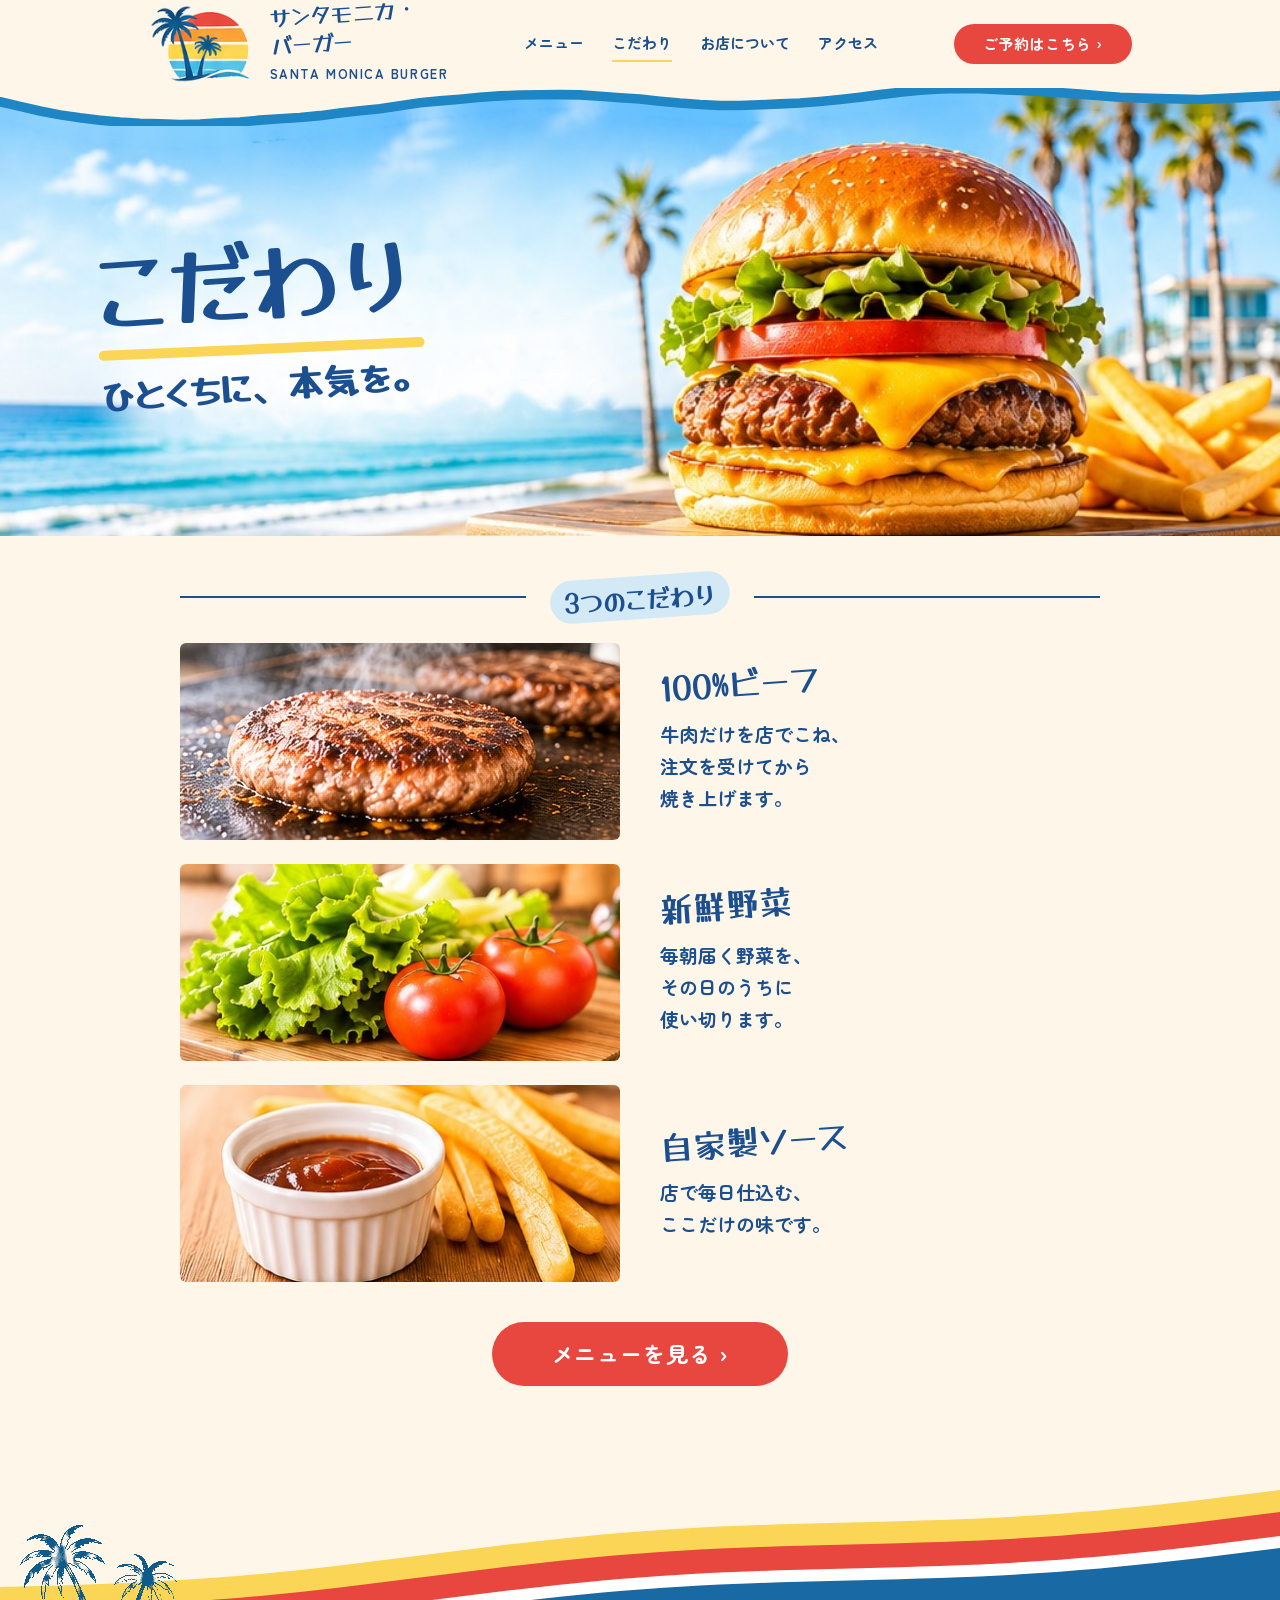
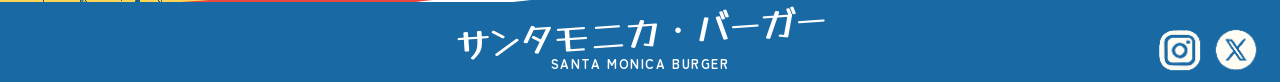
<file: concept.html>
<!DOCTYPE html>
<html lang="ja">
<head>
<meta charset="utf-8">
<meta name="viewport" content="width=device-width, initial-scale=1">
<title>こだわり | サンタモニカ・バーガー</title>
<link rel="preconnect" href="https://fonts.googleapis.com">
<link rel="preconnect" href="https://fonts.gstatic.com" crossorigin>
<link href="https://fonts.googleapis.com/css2?family=Yusei+Magic&amp;family=Zen+Maru+Gothic:wght@700&amp;display=swap" rel="stylesheet">
<link rel="stylesheet" href="css/tokens.css">
<link rel="stylesheet" href="css/components.css">
</head>
<body>
<header class="site-header">
  <div class="site-header__inner">
    <a class="brand" href="index.html">
      <img class="brand__mark" src="assets/logo.png" alt="" width="120" height="92">
      <span class="brand__text"><span class="brand__name">サンタモニカ・<br>バーガー</span><span class="brand__en">SANTA MONICA BURGER</span></span>
    </a>
    <nav class="nav" aria-label="メインメニュー"><ul class="nav__list"><li><a class="nav__link" href="menu.html">メニュー</a></li><li><a class="nav__link" href="concept.html" aria-current="page">こだわり</a></li><li><a class="nav__link" href="about.html">お店について</a></li><li><a class="nav__link" href="access.html">アクセス</a></li></ul></nav>
    <a class="btn" href="reserve.html">ご予約はこちら ›</a>
  </div>
  <svg class="site-header__wave" viewBox="0 0 1024 40" preserveAspectRatio="none" aria-hidden="true" focusable="false"><path class="wave__fill" d="M0 14.3 L16 19.2 L32 23.9 L48 28.0 L64 31.1 L80 33.5 L96 35.5 L112 36.8 L128 37.2 L144 38.1 L160 37.5 L176 36.3 L192 35.5 L208 33.5 L224 32.1 L240 30.8 L256 28.8 L272 26.0 L288 23.6 L304 21.6 L320 18.4 L336 15.4 L352 13.4 L368 11.7 L384 9.7 L400 8.2 L416 7.3 L432 7.0 L448 6.9 L464 7.2 L480 8.6 L496 10.1 L512 11.5 L528 13.7 L544 15.7 L560 17.2 L576 18.2 L592 18.3 L608 17.5 L624 16.5 L640 15.6 L656 14.0 L672 12.0 L688 9.6 L704 6.9 L720 4.5 L736 2.4 L752 1.0 L768 0.4 L784 0.8 L800 1.7 L816 2.6 L832 3.5 L848 4.8 L864 6.4 L880 8.0 L896 9.6 L912 10.4 L928 10.9 L944 11.5 L960 12.0 L976 11.0 L992 10.0 L1008 9.0 L1023 8.0 L1024 0 L0 0 Z"/><path class="wave__line" d="M0 14.3 L16 19.2 L32 23.9 L48 28.0 L64 31.1 L80 33.5 L96 35.5 L112 36.8 L128 37.2 L144 38.1 L160 37.5 L176 36.3 L192 35.5 L208 33.5 L224 32.1 L240 30.8 L256 28.8 L272 26.0 L288 23.6 L304 21.6 L320 18.4 L336 15.4 L352 13.4 L368 11.7 L384 9.7 L400 8.2 L416 7.3 L432 7.0 L448 6.9 L464 7.2 L480 8.6 L496 10.1 L512 11.5 L528 13.7 L544 15.7 L560 17.2 L576 18.2 L592 18.3 L608 17.5 L624 16.5 L640 15.6 L656 14.0 L672 12.0 L688 9.6 L704 6.9 L720 4.5 L736 2.4 L752 1.0 L768 0.4 L784 0.8 L800 1.7 L816 2.6 L832 3.5 L848 4.8 L864 6.4 L880 8.0 L896 9.6 L912 10.4 L928 10.9 L944 11.5 L960 12.0 L976 11.0 L992 10.0 L1008 9.0 L1023 8.0"/></svg>
</header>
<main>
<section class="hero hero--concept">
  <img class="hero__img" src="assets/hero-concept.jpg" alt="ビーチを背景にしたチーズバーガー" width="1024" height="358">
  <div class="hero__inner"><div class="hero__text"><h1 class="hero__title">こだわり</h1><span class="hero__brush" aria-hidden="true"></span><p class="hero__lead">ひとくちに、本気を。</p></div></div>
</section>
<section class="section "><h2 class="section-title section-title--pill"><span class="section-title__text">3つのこだわり</span></h2>
<ul class="concepts"><li class="concept"><img class="concept__img" src="assets/concept-1.jpg" alt="" width="451" height="202"><div class="concept__body"><h3 class="concept__name">100%ビーフ</h3><p class="concept__text">牛肉だけを店でこね、<br>注文を受けてから<br>焼き上げます。</p></div></li><li class="concept"><img class="concept__img" src="assets/concept-2.jpg" alt="" width="451" height="202"><div class="concept__body"><h3 class="concept__name">新鮮野菜</h3><p class="concept__text">毎朝届く野菜を、<br>その日のうちに<br>使い切ります。</p></div></li><li class="concept"><img class="concept__img" src="assets/concept-3.jpg" alt="" width="451" height="202"><div class="concept__body"><h3 class="concept__name">自家製ソース</h3><p class="concept__text">店で毎日仕込む、<br>ここだけの味です。</p></div></li></ul>
</section>
<div class="btn-area"><a class="btn btn--large" href="menu.html">メニューを見る ›</a></div>
</main>
<footer class="site-footer">
  <svg class="site-footer__wave" viewBox="0 0 1024 180" preserveAspectRatio="none" aria-hidden="true" focusable="false"><path class="wave-yellow" d="M0 105.0 L16 104.5 L32 104.0 L48 103.4 L64 102.8 L80 102.1 L96 101.3 L112 100.4 L128 99.3 L144 98.1 L160 96.8 L176 95.3 L192 93.7 L208 91.9 L224 90.0 L240 87.9 L256 85.7 L272 83.4 L288 81.0 L304 78.6 L320 76.1 L336 73.5 L352 71.0 L368 68.4 L384 65.9 L400 63.5 L416 61.2 L432 58.9 L448 56.7 L464 54.7 L480 52.8 L496 51.1 L512 49.5 L528 48.1 L544 46.8 L560 45.6 L576 44.6 L592 43.7 L608 43.0 L624 42.3 L640 41.7 L656 41.2 L672 40.7 L688 40.2 L704 39.7 L720 39.2 L736 38.6 L752 37.9 L768 37.2 L784 36.4 L800 35.4 L816 34.3 L832 33.1 L848 31.7 L864 30.1 L880 28.4 L896 26.6 L912 24.6 L928 22.5 L944 20.3 L960 18.0 L976 15.5 L992 13.1 L1008 10.5 L1024 8.0 L1024 180 L0 180 Z"/><path class="wave-red" d="M0 127.0 L16 126.5 L32 126.0 L48 125.4 L64 124.8 L80 124.1 L96 123.3 L112 122.4 L128 121.3 L144 120.1 L160 118.8 L176 117.3 L192 115.7 L208 113.9 L224 112.0 L240 109.9 L256 107.7 L272 105.4 L288 103.0 L304 100.6 L320 98.1 L336 95.5 L352 93.0 L368 90.4 L384 87.9 L400 85.5 L416 83.2 L432 80.9 L448 78.7 L464 76.7 L480 74.8 L496 73.1 L512 71.5 L528 70.1 L544 68.8 L560 67.6 L576 66.6 L592 65.7 L608 65.0 L624 64.3 L640 63.7 L656 63.2 L672 62.7 L688 62.2 L704 61.7 L720 61.2 L736 60.6 L752 59.9 L768 59.2 L784 58.4 L800 57.4 L816 56.3 L832 55.1 L848 53.7 L864 52.1 L880 50.4 L896 48.6 L912 46.6 L928 44.5 L944 42.3 L960 40.0 L976 37.5 L992 35.1 L1008 32.5 L1024 30.0 L1024 180 L0 180 Z"/><path class="wave-white" d="M0 151.0 L16 150.5 L32 150.0 L48 149.4 L64 148.8 L80 148.1 L96 147.3 L112 146.4 L128 145.3 L144 144.1 L160 142.8 L176 141.3 L192 139.7 L208 137.9 L224 136.0 L240 133.9 L256 131.7 L272 129.4 L288 127.0 L304 124.6 L320 122.1 L336 119.5 L352 117.0 L368 114.4 L384 111.9 L400 109.5 L416 107.2 L432 104.9 L448 102.7 L464 100.7 L480 98.8 L496 97.1 L512 95.5 L528 94.1 L544 92.8 L560 91.6 L576 90.6 L592 89.7 L608 89.0 L624 88.3 L640 87.7 L656 87.2 L672 86.7 L688 86.2 L704 85.7 L720 85.2 L736 84.6 L752 83.9 L768 83.2 L784 82.4 L800 81.4 L816 80.3 L832 79.1 L848 77.7 L864 76.1 L880 74.4 L896 72.6 L912 70.6 L928 68.5 L944 66.3 L960 64.0 L976 61.5 L992 59.1 L1008 56.5 L1024 54.0 L1024 180 L0 180 Z"/><path class="wave-blue" d="M0 163.0 L16 162.5 L32 162.0 L48 161.4 L64 160.8 L80 160.1 L96 159.3 L112 158.4 L128 157.3 L144 156.1 L160 154.8 L176 153.3 L192 151.7 L208 149.9 L224 148.0 L240 145.9 L256 143.7 L272 141.4 L288 139.0 L304 136.6 L320 134.1 L336 131.5 L352 129.0 L368 126.4 L384 123.9 L400 121.5 L416 119.2 L432 116.9 L448 114.7 L464 112.7 L480 110.8 L496 109.1 L512 107.5 L528 106.1 L544 104.8 L560 103.6 L576 102.6 L592 101.7 L608 101.0 L624 100.3 L640 99.7 L656 99.2 L672 98.7 L688 98.2 L704 97.7 L720 97.2 L736 96.6 L752 95.9 L768 95.2 L784 94.4 L800 93.4 L816 92.3 L832 91.1 L848 89.7 L864 88.1 L880 86.4 L896 84.6 L912 82.6 L928 80.5 L944 78.3 L960 76.0 L976 73.5 L992 71.1 L1008 68.5 L1024 66.0 L1024 180 L0 180 Z"/></svg>
  <img class="site-footer__palm" src="assets/palm.png" alt="" width="172" height="122">
  <div class="site-footer__body">
    <div class="site-footer__brand"><p class="site-footer__name">サンタモニカ・バーガー</p><p class="site-footer__en">SANTA MONICA BURGER</p></div>
  </div>
  <ul class="site-footer__sns">
    <li><a href="#" aria-label="Instagram"><img src="assets/sns-instagram.png" alt="" width="49" height="48"></a></li>
    <li><a href="#" aria-label="X"><img src="assets/sns-x.png" alt="" width="50" height="48"></a></li>
  </ul>
</footer>
</body>
</html>
</file>
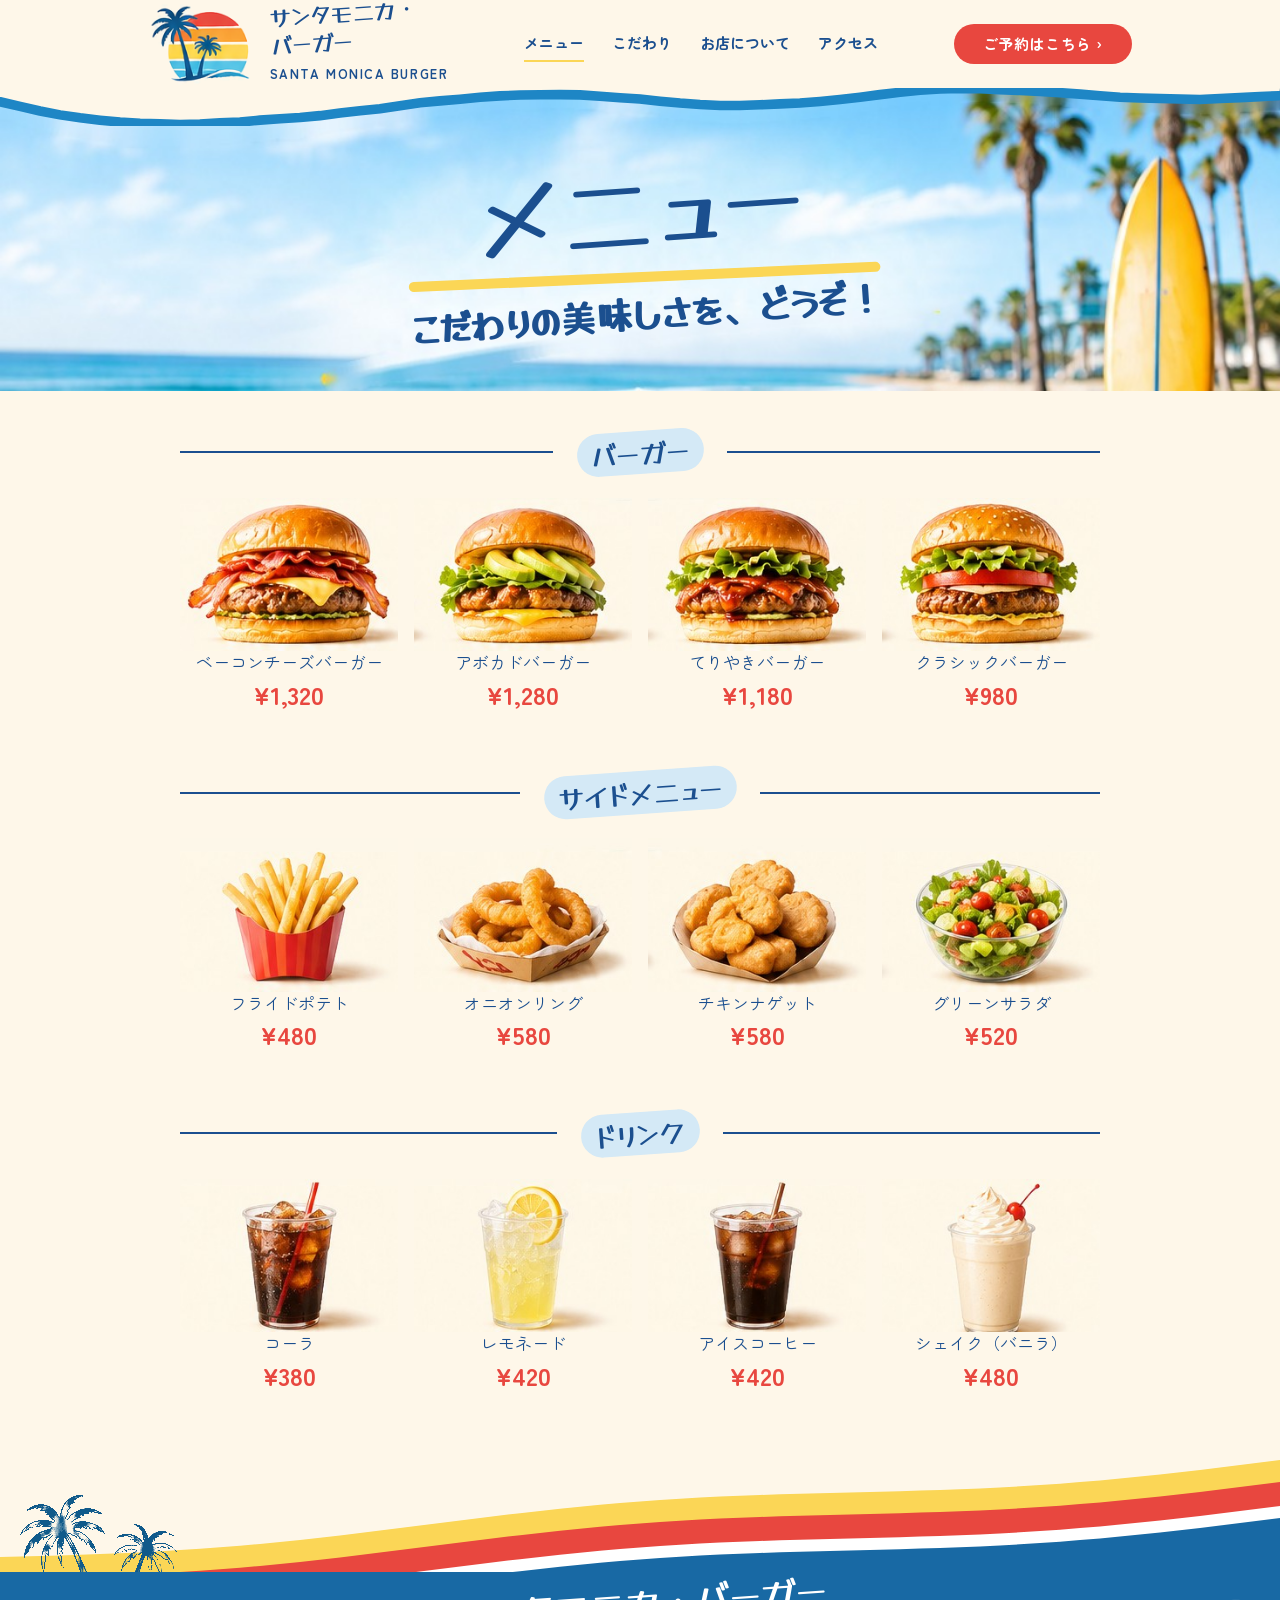
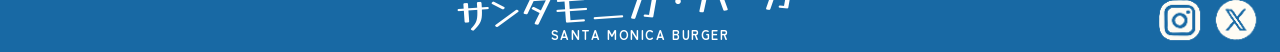
<file: menu.html>
<!DOCTYPE html>
<html lang="ja">
<head>
<meta charset="utf-8">
<meta name="viewport" content="width=device-width, initial-scale=1">
<title>メニュー | サンタモニカ・バーガー</title>
<link rel="preconnect" href="https://fonts.googleapis.com">
<link rel="preconnect" href="https://fonts.gstatic.com" crossorigin>
<link href="https://fonts.googleapis.com/css2?family=Yusei+Magic&amp;family=Zen+Maru+Gothic:wght@700&amp;display=swap" rel="stylesheet">
<link rel="stylesheet" href="css/tokens.css">
<link rel="stylesheet" href="css/components.css">
</head>
<body>
<header class="site-header">
  <div class="site-header__inner">
    <a class="brand" href="index.html">
      <img class="brand__mark" src="assets/logo.png" alt="" width="120" height="92">
      <span class="brand__text"><span class="brand__name">サンタモニカ・<br>バーガー</span><span class="brand__en">SANTA MONICA BURGER</span></span>
    </a>
    <nav class="nav" aria-label="メインメニュー"><ul class="nav__list"><li><a class="nav__link" href="menu.html" aria-current="page">メニュー</a></li><li><a class="nav__link" href="concept.html">こだわり</a></li><li><a class="nav__link" href="about.html">お店について</a></li><li><a class="nav__link" href="access.html">アクセス</a></li></ul></nav>
    <a class="btn" href="reserve.html">ご予約はこちら ›</a>
  </div>
  <svg class="site-header__wave" viewBox="0 0 1024 40" preserveAspectRatio="none" aria-hidden="true" focusable="false"><path class="wave__fill" d="M0 14.3 L16 19.2 L32 23.9 L48 28.0 L64 31.1 L80 33.5 L96 35.5 L112 36.8 L128 37.2 L144 38.1 L160 37.5 L176 36.3 L192 35.5 L208 33.5 L224 32.1 L240 30.8 L256 28.8 L272 26.0 L288 23.6 L304 21.6 L320 18.4 L336 15.4 L352 13.4 L368 11.7 L384 9.7 L400 8.2 L416 7.3 L432 7.0 L448 6.9 L464 7.2 L480 8.6 L496 10.1 L512 11.5 L528 13.7 L544 15.7 L560 17.2 L576 18.2 L592 18.3 L608 17.5 L624 16.5 L640 15.6 L656 14.0 L672 12.0 L688 9.6 L704 6.9 L720 4.5 L736 2.4 L752 1.0 L768 0.4 L784 0.8 L800 1.7 L816 2.6 L832 3.5 L848 4.8 L864 6.4 L880 8.0 L896 9.6 L912 10.4 L928 10.9 L944 11.5 L960 12.0 L976 11.0 L992 10.0 L1008 9.0 L1023 8.0 L1024 0 L0 0 Z"/><path class="wave__line" d="M0 14.3 L16 19.2 L32 23.9 L48 28.0 L64 31.1 L80 33.5 L96 35.5 L112 36.8 L128 37.2 L144 38.1 L160 37.5 L176 36.3 L192 35.5 L208 33.5 L224 32.1 L240 30.8 L256 28.8 L272 26.0 L288 23.6 L304 21.6 L320 18.4 L336 15.4 L352 13.4 L368 11.7 L384 9.7 L400 8.2 L416 7.3 L432 7.0 L448 6.9 L464 7.2 L480 8.6 L496 10.1 L512 11.5 L528 13.7 L544 15.7 L560 17.2 L576 18.2 L592 18.3 L608 17.5 L624 16.5 L640 15.6 L656 14.0 L672 12.0 L688 9.6 L704 6.9 L720 4.5 L736 2.4 L752 1.0 L768 0.4 L784 0.8 L800 1.7 L816 2.6 L832 3.5 L848 4.8 L864 6.4 L880 8.0 L896 9.6 L912 10.4 L928 10.9 L944 11.5 L960 12.0 L976 11.0 L992 10.0 L1008 9.0 L1023 8.0"/></svg>
</header>
<main>
<section class="hero hero--menu">
  <img class="hero__img" src="assets/hero-menu.jpg" alt="ヤシの木とサーフボードのある海辺" width="1024" height="242">
  <div class="hero__inner"><div class="hero__text"><h1 class="hero__title">メニュー</h1><span class="hero__brush" aria-hidden="true"></span><p class="hero__lead">こだわりの美味しさを、どうぞ！</p></div></div>
</section>
<section class="section menu-group"><h2 class="section-title section-title--pill"><span class="section-title__text">バーガー</span></h2>
<ul class="dishes"><li class="dish"><img class="dish__img" src="assets/dish-burger-bacon.jpg" alt="" width="250" height="176"><h3 class="dish__name">ベーコンチーズバーガー</h3><p class="dish__price">¥1,320</p></li><li class="dish"><img class="dish__img" src="assets/dish-burger-avocado.jpg" alt="" width="250" height="176"><h3 class="dish__name">アボカドバーガー</h3><p class="dish__price">¥1,280</p></li><li class="dish"><img class="dish__img" src="assets/dish-burger-teriyaki.jpg" alt="" width="250" height="176"><h3 class="dish__name">てりやきバーガー</h3><p class="dish__price">¥1,180</p></li><li class="dish"><img class="dish__img" src="assets/dish-burger-classic.jpg" alt="" width="250" height="176"><h3 class="dish__name">クラシックバーガー</h3><p class="dish__price">¥980</p></li></ul>
</section>
<section class="section menu-group"><h2 class="section-title section-title--pill"><span class="section-title__text">サイドメニュー</span></h2>
<ul class="dishes"><li class="dish"><img class="dish__img" src="assets/dish-side-fries.jpg" alt="" width="250" height="176"><h3 class="dish__name">フライドポテト</h3><p class="dish__price">¥480</p></li><li class="dish"><img class="dish__img" src="assets/dish-side-onion.jpg" alt="" width="250" height="176"><h3 class="dish__name">オニオンリング</h3><p class="dish__price">¥580</p></li><li class="dish"><img class="dish__img" src="assets/dish-side-nugget.jpg" alt="" width="250" height="176"><h3 class="dish__name">チキンナゲット</h3><p class="dish__price">¥580</p></li><li class="dish"><img class="dish__img" src="assets/dish-side-salad.jpg" alt="" width="250" height="176"><h3 class="dish__name">グリーンサラダ</h3><p class="dish__price">¥520</p></li></ul>
</section>
<section class="section menu-group"><h2 class="section-title section-title--pill"><span class="section-title__text">ドリンク</span></h2>
<ul class="dishes"><li class="dish"><img class="dish__img" src="assets/dish-drink-cola.jpg" alt="" width="250" height="176"><h3 class="dish__name">コーラ</h3><p class="dish__price">¥380</p></li><li class="dish"><img class="dish__img" src="assets/dish-drink-lemonade.jpg" alt="" width="250" height="176"><h3 class="dish__name">レモネード</h3><p class="dish__price">¥420</p></li><li class="dish"><img class="dish__img" src="assets/dish-drink-coffee.jpg" alt="" width="250" height="176"><h3 class="dish__name">アイスコーヒー</h3><p class="dish__price">¥420</p></li><li class="dish"><img class="dish__img" src="assets/dish-drink-shake.jpg" alt="" width="250" height="176"><h3 class="dish__name">シェイク（バニラ）</h3><p class="dish__price">¥480</p></li></ul>
</section>
</main>
<footer class="site-footer">
  <svg class="site-footer__wave" viewBox="0 0 1024 180" preserveAspectRatio="none" aria-hidden="true" focusable="false"><path class="wave-yellow" d="M0 105.0 L16 104.5 L32 104.0 L48 103.4 L64 102.8 L80 102.1 L96 101.3 L112 100.4 L128 99.3 L144 98.1 L160 96.8 L176 95.3 L192 93.7 L208 91.9 L224 90.0 L240 87.9 L256 85.7 L272 83.4 L288 81.0 L304 78.6 L320 76.1 L336 73.5 L352 71.0 L368 68.4 L384 65.9 L400 63.5 L416 61.2 L432 58.9 L448 56.7 L464 54.7 L480 52.8 L496 51.1 L512 49.5 L528 48.1 L544 46.8 L560 45.6 L576 44.6 L592 43.7 L608 43.0 L624 42.3 L640 41.7 L656 41.2 L672 40.7 L688 40.2 L704 39.7 L720 39.2 L736 38.6 L752 37.9 L768 37.2 L784 36.4 L800 35.4 L816 34.3 L832 33.1 L848 31.7 L864 30.1 L880 28.4 L896 26.6 L912 24.6 L928 22.5 L944 20.3 L960 18.0 L976 15.5 L992 13.1 L1008 10.5 L1024 8.0 L1024 180 L0 180 Z"/><path class="wave-red" d="M0 127.0 L16 126.5 L32 126.0 L48 125.4 L64 124.8 L80 124.1 L96 123.3 L112 122.4 L128 121.3 L144 120.1 L160 118.8 L176 117.3 L192 115.7 L208 113.9 L224 112.0 L240 109.9 L256 107.7 L272 105.4 L288 103.0 L304 100.6 L320 98.1 L336 95.5 L352 93.0 L368 90.4 L384 87.9 L400 85.5 L416 83.2 L432 80.9 L448 78.7 L464 76.7 L480 74.8 L496 73.1 L512 71.5 L528 70.1 L544 68.8 L560 67.6 L576 66.6 L592 65.7 L608 65.0 L624 64.3 L640 63.7 L656 63.2 L672 62.7 L688 62.2 L704 61.7 L720 61.2 L736 60.6 L752 59.9 L768 59.2 L784 58.4 L800 57.4 L816 56.3 L832 55.1 L848 53.7 L864 52.1 L880 50.4 L896 48.6 L912 46.6 L928 44.5 L944 42.3 L960 40.0 L976 37.5 L992 35.1 L1008 32.5 L1024 30.0 L1024 180 L0 180 Z"/><path class="wave-white" d="M0 151.0 L16 150.5 L32 150.0 L48 149.4 L64 148.8 L80 148.1 L96 147.3 L112 146.4 L128 145.3 L144 144.1 L160 142.8 L176 141.3 L192 139.7 L208 137.9 L224 136.0 L240 133.9 L256 131.7 L272 129.4 L288 127.0 L304 124.6 L320 122.1 L336 119.5 L352 117.0 L368 114.4 L384 111.9 L400 109.5 L416 107.2 L432 104.9 L448 102.7 L464 100.7 L480 98.8 L496 97.1 L512 95.5 L528 94.1 L544 92.8 L560 91.6 L576 90.6 L592 89.7 L608 89.0 L624 88.3 L640 87.7 L656 87.2 L672 86.7 L688 86.2 L704 85.7 L720 85.2 L736 84.6 L752 83.9 L768 83.2 L784 82.4 L800 81.4 L816 80.3 L832 79.1 L848 77.7 L864 76.1 L880 74.4 L896 72.6 L912 70.6 L928 68.5 L944 66.3 L960 64.0 L976 61.5 L992 59.1 L1008 56.5 L1024 54.0 L1024 180 L0 180 Z"/><path class="wave-blue" d="M0 163.0 L16 162.5 L32 162.0 L48 161.4 L64 160.8 L80 160.1 L96 159.3 L112 158.4 L128 157.3 L144 156.1 L160 154.8 L176 153.3 L192 151.7 L208 149.9 L224 148.0 L240 145.9 L256 143.7 L272 141.4 L288 139.0 L304 136.6 L320 134.1 L336 131.5 L352 129.0 L368 126.4 L384 123.9 L400 121.5 L416 119.2 L432 116.9 L448 114.7 L464 112.7 L480 110.8 L496 109.1 L512 107.5 L528 106.1 L544 104.8 L560 103.6 L576 102.6 L592 101.7 L608 101.0 L624 100.3 L640 99.7 L656 99.2 L672 98.7 L688 98.2 L704 97.7 L720 97.2 L736 96.6 L752 95.9 L768 95.2 L784 94.4 L800 93.4 L816 92.3 L832 91.1 L848 89.7 L864 88.1 L880 86.4 L896 84.6 L912 82.6 L928 80.5 L944 78.3 L960 76.0 L976 73.5 L992 71.1 L1008 68.5 L1024 66.0 L1024 180 L0 180 Z"/></svg>
  <img class="site-footer__palm" src="assets/palm.png" alt="" width="172" height="122">
  <div class="site-footer__body">
    <div class="site-footer__brand"><p class="site-footer__name">サンタモニカ・バーガー</p><p class="site-footer__en">SANTA MONICA BURGER</p></div>
  </div>
  <ul class="site-footer__sns">
    <li><a href="#" aria-label="Instagram"><img src="assets/sns-instagram.png" alt="" width="49" height="48"></a></li>
    <li><a href="#" aria-label="X"><img src="assets/sns-x.png" alt="" width="50" height="48"></a></li>
  </ul>
</footer>
</body>
</html>
</file>
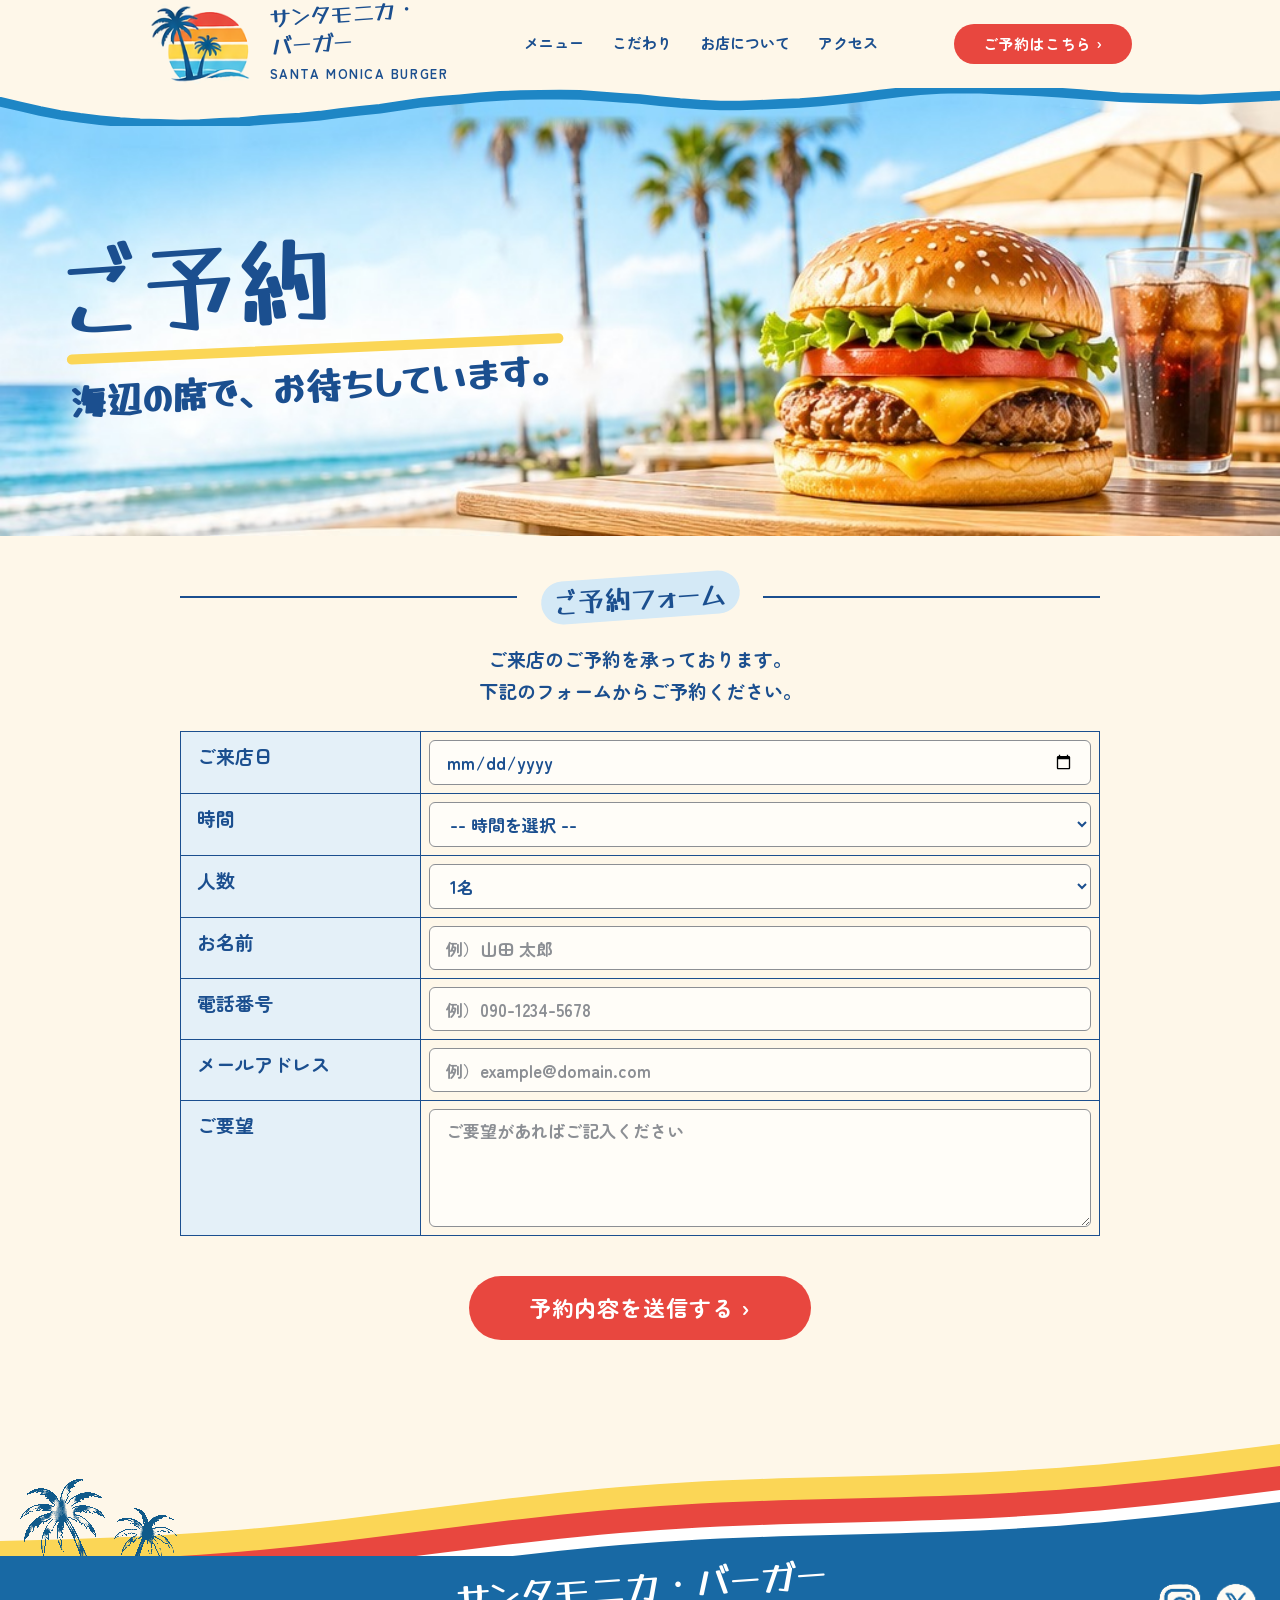
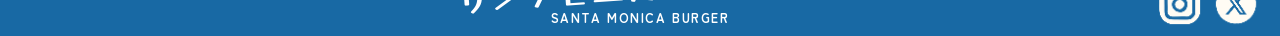
<file: reserve.html>
<!DOCTYPE html>
<html lang="ja">
<head>
<meta charset="utf-8">
<meta name="viewport" content="width=device-width, initial-scale=1">
<title>ご予約 | サンタモニカ・バーガー</title>
<link rel="preconnect" href="https://fonts.googleapis.com">
<link rel="preconnect" href="https://fonts.gstatic.com" crossorigin>
<link href="https://fonts.googleapis.com/css2?family=Yusei+Magic&amp;family=Zen+Maru+Gothic:wght@700&amp;display=swap" rel="stylesheet">
<link rel="stylesheet" href="css/tokens.css">
<link rel="stylesheet" href="css/components.css">
</head>
<body>
<header class="site-header">
  <div class="site-header__inner">
    <a class="brand" href="index.html">
      <img class="brand__mark" src="assets/logo.png" alt="" width="120" height="92">
      <span class="brand__text"><span class="brand__name">サンタモニカ・<br>バーガー</span><span class="brand__en">SANTA MONICA BURGER</span></span>
    </a>
    <nav class="nav" aria-label="メインメニュー"><ul class="nav__list"><li><a class="nav__link" href="menu.html">メニュー</a></li><li><a class="nav__link" href="concept.html">こだわり</a></li><li><a class="nav__link" href="about.html">お店について</a></li><li><a class="nav__link" href="access.html">アクセス</a></li></ul></nav>
    <a class="btn" href="reserve.html">ご予約はこちら ›</a>
  </div>
  <svg class="site-header__wave" viewBox="0 0 1024 40" preserveAspectRatio="none" aria-hidden="true" focusable="false"><path class="wave__fill" d="M0 14.3 L16 19.2 L32 23.9 L48 28.0 L64 31.1 L80 33.5 L96 35.5 L112 36.8 L128 37.2 L144 38.1 L160 37.5 L176 36.3 L192 35.5 L208 33.5 L224 32.1 L240 30.8 L256 28.8 L272 26.0 L288 23.6 L304 21.6 L320 18.4 L336 15.4 L352 13.4 L368 11.7 L384 9.7 L400 8.2 L416 7.3 L432 7.0 L448 6.9 L464 7.2 L480 8.6 L496 10.1 L512 11.5 L528 13.7 L544 15.7 L560 17.2 L576 18.2 L592 18.3 L608 17.5 L624 16.5 L640 15.6 L656 14.0 L672 12.0 L688 9.6 L704 6.9 L720 4.5 L736 2.4 L752 1.0 L768 0.4 L784 0.8 L800 1.7 L816 2.6 L832 3.5 L848 4.8 L864 6.4 L880 8.0 L896 9.6 L912 10.4 L928 10.9 L944 11.5 L960 12.0 L976 11.0 L992 10.0 L1008 9.0 L1023 8.0 L1024 0 L0 0 Z"/><path class="wave__line" d="M0 14.3 L16 19.2 L32 23.9 L48 28.0 L64 31.1 L80 33.5 L96 35.5 L112 36.8 L128 37.2 L144 38.1 L160 37.5 L176 36.3 L192 35.5 L208 33.5 L224 32.1 L240 30.8 L256 28.8 L272 26.0 L288 23.6 L304 21.6 L320 18.4 L336 15.4 L352 13.4 L368 11.7 L384 9.7 L400 8.2 L416 7.3 L432 7.0 L448 6.9 L464 7.2 L480 8.6 L496 10.1 L512 11.5 L528 13.7 L544 15.7 L560 17.2 L576 18.2 L592 18.3 L608 17.5 L624 16.5 L640 15.6 L656 14.0 L672 12.0 L688 9.6 L704 6.9 L720 4.5 L736 2.4 L752 1.0 L768 0.4 L784 0.8 L800 1.7 L816 2.6 L832 3.5 L848 4.8 L864 6.4 L880 8.0 L896 9.6 L912 10.4 L928 10.9 L944 11.5 L960 12.0 L976 11.0 L992 10.0 L1008 9.0 L1023 8.0"/></svg>
</header>
<main>
<section class="hero hero--reserve">
  <img class="hero__img" src="assets/hero-reserve.jpg" alt="テラス席のチーズバーガーとコーラ" width="1024" height="358">
  <div class="hero__inner"><div class="hero__text"><h1 class="hero__title">ご予約</h1><span class="hero__brush" aria-hidden="true"></span><p class="hero__lead">海辺の席で、お待ちしています。</p></div></div>
</section>
<section class="section "><h2 class="section-title section-title--pill"><span class="section-title__text">ご予約フォーム</span></h2>
<p class="reserve-lead">ご来店のご予約を承っております。<br>下記のフォームからご予約ください。</p>
<form id="reserve-form" action="#" method="post">
<div class="form-table">
<div class="form-row"><label class="form-row__label" for="date">ご来店日</label><div class="form-row__field"><input class="form-control" type="date" id="date" name="date" required></div></div>
<div class="form-row"><label class="form-row__label" for="time">時間</label><div class="form-row__field"><select class="form-control" id="time" name="time" required><option value="">-- 時間を選択 --</option><option value="11:00">11:00</option><option value="11:30">11:30</option><option value="12:00">12:00</option><option value="12:30">12:30</option><option value="13:00">13:00</option><option value="13:30">13:30</option><option value="14:00">14:00</option><option value="14:30">14:30</option><option value="15:00">15:00</option><option value="15:30">15:30</option><option value="16:00">16:00</option><option value="16:30">16:30</option><option value="17:00">17:00</option><option value="17:30">17:30</option><option value="18:00">18:00</option><option value="18:30">18:30</option><option value="19:00">19:00</option><option value="19:30">19:30</option><option value="20:00">20:00</option><option value="20:30">20:30</option></select></div></div>
<div class="form-row"><label class="form-row__label" for="people">人数</label><div class="form-row__field"><select class="form-control" id="people" name="people" required><option value="1" selected>1名</option><option value="2">2名</option><option value="3">3名</option><option value="4">4名</option><option value="5">5名</option><option value="6">6名</option><option value="7">7名</option><option value="8">8名</option></select></div></div>
<div class="form-row"><label class="form-row__label" for="name">お名前</label><div class="form-row__field"><input class="form-control" type="text" id="name" name="name" placeholder="例）山田 太郎" autocomplete="name" required></div></div>
<div class="form-row"><label class="form-row__label" for="tel">電話番号</label><div class="form-row__field"><input class="form-control" type="tel" id="tel" name="tel" placeholder="例）090-1234-5678" autocomplete="tel" required></div></div>
<div class="form-row"><label class="form-row__label" for="email">メールアドレス</label><div class="form-row__field"><input class="form-control" type="email" id="email" name="email" placeholder="例）example@domain.com" autocomplete="email" required></div></div>
<div class="form-row"><label class="form-row__label" for="note">ご要望</label><div class="form-row__field"><textarea class="form-control" id="note" name="note" rows="4" placeholder="ご要望があればご記入ください"></textarea></div></div>
</div>
<div class="btn-area"><button class="btn btn--large" type="submit">予約内容を送信する ›</button></div>
</form>
<div id="reserve-done" class="reserve-done" role="status" hidden><p class="reserve-done__title">ご予約を受け付けました。</p><p>当日のご来店をお待ちしております。</p></div>
</section>
</main>
<footer class="site-footer">
  <svg class="site-footer__wave" viewBox="0 0 1024 180" preserveAspectRatio="none" aria-hidden="true" focusable="false"><path class="wave-yellow" d="M0 105.0 L16 104.5 L32 104.0 L48 103.4 L64 102.8 L80 102.1 L96 101.3 L112 100.4 L128 99.3 L144 98.1 L160 96.8 L176 95.3 L192 93.7 L208 91.9 L224 90.0 L240 87.9 L256 85.7 L272 83.4 L288 81.0 L304 78.6 L320 76.1 L336 73.5 L352 71.0 L368 68.4 L384 65.9 L400 63.5 L416 61.2 L432 58.9 L448 56.7 L464 54.7 L480 52.8 L496 51.1 L512 49.5 L528 48.1 L544 46.8 L560 45.6 L576 44.6 L592 43.7 L608 43.0 L624 42.3 L640 41.7 L656 41.2 L672 40.7 L688 40.2 L704 39.7 L720 39.2 L736 38.6 L752 37.9 L768 37.2 L784 36.4 L800 35.4 L816 34.3 L832 33.1 L848 31.7 L864 30.1 L880 28.4 L896 26.6 L912 24.6 L928 22.5 L944 20.3 L960 18.0 L976 15.5 L992 13.1 L1008 10.5 L1024 8.0 L1024 180 L0 180 Z"/><path class="wave-red" d="M0 127.0 L16 126.5 L32 126.0 L48 125.4 L64 124.8 L80 124.1 L96 123.3 L112 122.4 L128 121.3 L144 120.1 L160 118.8 L176 117.3 L192 115.7 L208 113.9 L224 112.0 L240 109.9 L256 107.7 L272 105.4 L288 103.0 L304 100.6 L320 98.1 L336 95.5 L352 93.0 L368 90.4 L384 87.9 L400 85.5 L416 83.2 L432 80.9 L448 78.7 L464 76.7 L480 74.8 L496 73.1 L512 71.5 L528 70.1 L544 68.8 L560 67.6 L576 66.6 L592 65.7 L608 65.0 L624 64.3 L640 63.7 L656 63.2 L672 62.7 L688 62.2 L704 61.7 L720 61.2 L736 60.6 L752 59.9 L768 59.2 L784 58.4 L800 57.4 L816 56.3 L832 55.1 L848 53.7 L864 52.1 L880 50.4 L896 48.6 L912 46.6 L928 44.5 L944 42.3 L960 40.0 L976 37.5 L992 35.1 L1008 32.5 L1024 30.0 L1024 180 L0 180 Z"/><path class="wave-white" d="M0 151.0 L16 150.5 L32 150.0 L48 149.4 L64 148.8 L80 148.1 L96 147.3 L112 146.4 L128 145.3 L144 144.1 L160 142.8 L176 141.3 L192 139.7 L208 137.9 L224 136.0 L240 133.9 L256 131.7 L272 129.4 L288 127.0 L304 124.6 L320 122.1 L336 119.5 L352 117.0 L368 114.4 L384 111.9 L400 109.5 L416 107.2 L432 104.9 L448 102.7 L464 100.7 L480 98.8 L496 97.1 L512 95.5 L528 94.1 L544 92.8 L560 91.6 L576 90.6 L592 89.7 L608 89.0 L624 88.3 L640 87.7 L656 87.2 L672 86.7 L688 86.2 L704 85.7 L720 85.2 L736 84.6 L752 83.9 L768 83.2 L784 82.4 L800 81.4 L816 80.3 L832 79.1 L848 77.7 L864 76.1 L880 74.4 L896 72.6 L912 70.6 L928 68.5 L944 66.3 L960 64.0 L976 61.5 L992 59.1 L1008 56.5 L1024 54.0 L1024 180 L0 180 Z"/><path class="wave-blue" d="M0 163.0 L16 162.5 L32 162.0 L48 161.4 L64 160.8 L80 160.1 L96 159.3 L112 158.4 L128 157.3 L144 156.1 L160 154.8 L176 153.3 L192 151.7 L208 149.9 L224 148.0 L240 145.9 L256 143.7 L272 141.4 L288 139.0 L304 136.6 L320 134.1 L336 131.5 L352 129.0 L368 126.4 L384 123.9 L400 121.5 L416 119.2 L432 116.9 L448 114.7 L464 112.7 L480 110.8 L496 109.1 L512 107.5 L528 106.1 L544 104.8 L560 103.6 L576 102.6 L592 101.7 L608 101.0 L624 100.3 L640 99.7 L656 99.2 L672 98.7 L688 98.2 L704 97.7 L720 97.2 L736 96.6 L752 95.9 L768 95.2 L784 94.4 L800 93.4 L816 92.3 L832 91.1 L848 89.7 L864 88.1 L880 86.4 L896 84.6 L912 82.6 L928 80.5 L944 78.3 L960 76.0 L976 73.5 L992 71.1 L1008 68.5 L1024 66.0 L1024 180 L0 180 Z"/></svg>
  <img class="site-footer__palm" src="assets/palm.png" alt="" width="172" height="122">
  <div class="site-footer__body">
    <div class="site-footer__brand"><p class="site-footer__name">サンタモニカ・バーガー</p><p class="site-footer__en">SANTA MONICA BURGER</p></div>
  </div>
  <ul class="site-footer__sns">
    <li><a href="#" aria-label="Instagram"><img src="assets/sns-instagram.png" alt="" width="49" height="48"></a></li>
    <li><a href="#" aria-label="X"><img src="assets/sns-x.png" alt="" width="50" height="48"></a></li>
  </ul>
</footer>
<script src="js/reserve.js"></script>
</body>
</html>
</file>
<file: css/tokens.css>
/* デザイントークン：色・大きさ・余白・角丸・影・文字の大きさはすべてここに置く */
:root {
  /* 色 */
  --color-bg: #fef7e9;
  --color-ink: #1b4f8f;
  --color-blue: #1869a4;
  --color-sky: #d4e9f6;
  --color-sky-pale: #e4f0f8;
  --color-red: #e8473f;
  --color-yellow: #fbd656;
  --color-white: #ffffff;
  --color-wave-line: #1e86c5;
  --color-field: #fffdf8;
  --color-placeholder: #8c8f94;
  --color-shadow: rgba(24, 50, 90, 0.18);
  --color-text-shadow: rgba(30, 30, 30, 0.35);

  /* 書体 */
  --font-heading: "Yusei Magic", "Zen Maru Gothic", sans-serif;
  --font-body: "Zen Maru Gothic", sans-serif;
  --fw-body: 700;
  --fw-heading: 400;

  /* 文字の大きさ */
  --fs-xs: 0.8125rem;
  --fs-map-label: 0.7rem;
  --fs-s: 0.9375rem;
  --fs-m: 1.0625rem;
  --fs-l: 1.1875rem;
  --fs-xl: 1.375rem;
  --fs-2xl: 1.6875rem;
  --fs-3xl: 2.0625rem;
  --fs-price: 1.5625rem;
  --fs-hero-copy: clamp(1.5rem, 5.4vw, 4.25rem);
  --fs-hero-title: clamp(2.5rem, 8vw, 6rem);
  --fs-hero-lead: clamp(1rem, 3vw, 2.25rem);
  --fs-brand: clamp(1.05rem, 2.2vw, 1.4rem);
  --fs-footer-name: clamp(1.3rem, 3.4vw, 2.25rem);
  --lh-body: 1.7;
  --lh-tight: 1.25;
  --ls-wide: 0.12em;
  --ls-s: 0.04em;

  /* 余白 */
  --space-xs: 0.25rem;
  --space-s: 0.5rem;
  --space-m: 1rem;
  --space-l: 1.5rem;
  --space-xl: 2.5rem;
  --space-2xl: 3.5rem;
  --space-3xl: 5rem;
  --gutter: 1.25rem;

  /* 角丸 */
  --radius-s: 0.375rem;
  --radius-m: 0.75rem;
  --radius-l: 1.3125rem;
  --radius-pill: 62rem;

  /* 線・影 */
  --bw: 1px;
  --bw-bold: 2px;
  --brush-h: 0.6rem;
  --shadow-card: 0 0.25rem 0.75rem var(--color-shadow);

  /* 傾き */
  --heading-tilt: -4deg;
  --badge-tilt: -9deg;
  --brush-tilt: 1.5deg;

  /* 配置・大きさ */
  --container: 60rem;
  --container-wide: 64rem;
  --header-h: 5.5rem;
  --wave-h: 2.4rem;
  --logo-h: 5.0625rem;
  --nav-gap: 1.75rem;
  --footer-h: 12.5rem;
  --footer-wave-h: 11.25rem;
  --palm-w: 10.75rem;
  --palm-top: 2.375rem;
  --palm-left: 1%;
  --sns-size: 3rem;
  --sns-bottom: 0.5rem;
  --value-icon-w: 8.5rem;
  --info-icon-w: 2.625rem;
  --info-icon-w-s: 2rem;
  --step-num: 2.4375rem;
  --hero-inset-s: 5%;
  --hero-inset-m: 7.5%;
  --hero-inset-l: 10%;
  --form-label-w: 15rem;
  --field-h: 2.75rem;
  --field-h-area: 7rem;
  --btn-pad-y: 0.6875rem;
  --btn-pad-x: 1.8125rem;
  --btn-pad-y-l: 1.125rem;
  --btn-pad-x-l: 3.75rem;
  --label-pad: 0.3rem 0.9rem;
  --arrow-right: -1.75rem;
  --arrow-bottom: 40%;
  --interior-copy-bottom: 12%;
  --map-label-left: 51%;
  --map-label-top: 16%;
  --hero-pos-top: 50% 50%;

  /* 写真の縦横比 */
  --ratio-hero: 1024 / 358;
  --ratio-hero-menu: 1024 / 242;
  --ratio-hero-about: 512 / 392;
  --ratio-interior: 1024 / 236;
  --ratio-dish: 250 / 176;
  --ratio-concept: 451 / 202;
  --ratio-route: 6 / 5;
  --ratio-about-photo: 140 / 249;
  --ratio-map: 430 / 221;
}

@media (max-width: 760px) {
  :root {
    --ratio-hero: 3 / 2;
    --ratio-hero-menu: 16 / 9;
    --ratio-hero-about: 4 / 3;
    --ratio-about-photo: 3 / 2;
    --ratio-interior: 5 / 4;
    --header-h: 4.5rem;
    --logo-h: 4.25rem;
    --nav-gap: 1.1rem;
    --palm-w: 6.5rem;
    --palm-top: 4.75rem;
    --footer-h: 13rem;
    --sns-bottom: 4.5rem;
    --sns-size: 2.625rem;
    --footer-wave-h: 11.5rem;
    --fs-price: 1.3125rem;
    --map-label-left: 51.5%;
    --map-label-top: 15%;
    --value-icon-w: 6rem;
    --btn-pad-x-l: 2.25rem;
    --hero-pos-top: 30% 50%;
  }
}
</file>
<file: css/components.css>
/* 部品のスタイル：値はすべて css/tokens.css の変数 (var(--…)) から取る */

*,
*::before,
*::after {
  box-sizing: border-box;
}

html {
  -webkit-text-size-adjust: 100%;
}

body {
  margin: 0;
  background: var(--color-bg);
  color: var(--color-ink);
  font-family: var(--font-body);
  font-weight: var(--fw-body);
  font-size: var(--fs-m);
  line-height: var(--lh-body);
  overflow-x: hidden;
}

img {
  display: block;
  max-width: 100%;
  height: auto;
}

h1,
h2,
h3,
p,
ul,
ol,
dl,
dd,
figure {
  margin: 0;
}

ul,
ol {
  padding: 0;
  list-style: none;
}

a {
  color: inherit;
}

h1,
h2,
h3 {
  font-family: var(--font-heading);
  font-weight: var(--fw-heading);
  line-height: var(--lh-tight);
}

:focus-visible {
  outline: var(--bw-bold) solid var(--color-red);
  outline-offset: var(--space-xs);
}

/* ---------- 上の帯 ---------- */
.site-header {
  position: relative;
  z-index: 2;
  background: var(--color-bg);
}

.site-header__inner {
  display: flex;
  flex-wrap: wrap;
  align-items: center;
  gap: var(--space-s) var(--space-l);
  max-width: var(--container-wide);
  min-height: var(--header-h);
  margin: 0 auto;
  padding: 0 var(--gutter);
}

.site-header__wave {
  position: absolute;
  top: 100%;
  left: 0;
  display: block;
  width: 100%;
  height: var(--wave-h);
  pointer-events: none;
}

.wave__fill {
  fill: var(--color-bg);
}

.wave__line {
  fill: none;
  stroke: var(--color-wave-line);
  stroke-width: var(--brush-h);
  stroke-linecap: round;
  vector-effect: non-scaling-stroke;
}

.brand {
  display: flex;
  align-items: center;
  gap: var(--space-m);
  color: var(--color-ink);
  text-decoration: none;
}

.brand__mark {
  width: auto;
  height: var(--logo-h);
}

.brand__text {
  display: flex;
  flex-direction: column;
  gap: var(--space-xs);
}

.brand__name {
  font-family: var(--font-heading);
  font-weight: var(--fw-heading);
  font-size: var(--fs-brand);
  line-height: var(--lh-tight);
  transform: rotate(var(--heading-tilt));
  transform-origin: left center;
}

.brand__en {
  font-size: var(--fs-xs);
  letter-spacing: var(--ls-wide);
}

.nav {
  flex: 1;
}

.nav__list {
  display: flex;
  flex-wrap: wrap;
  justify-content: center;
  gap: var(--space-xs) var(--nav-gap);
}

.nav__link {
  display: inline-block;
  padding: var(--space-xs) 0;
  border-bottom: var(--bw-bold) solid transparent;
  font-size: var(--fs-s);
  text-decoration: none;
}

.nav__link[aria-current="page"] {
  border-bottom-color: var(--color-yellow);
}

/* ---------- ボタン ---------- */
.btn {
  display: inline-block;
  padding: var(--btn-pad-y) var(--btn-pad-x);
  border: 0;
  border-radius: var(--radius-pill);
  background: var(--color-red);
  color: var(--color-white);
  font-family: var(--font-body);
  font-weight: var(--fw-body);
  font-size: var(--fs-s);
  letter-spacing: var(--ls-s);
  line-height: var(--lh-tight);
  text-align: center;
  text-decoration: none;
  white-space: nowrap;
  cursor: pointer;
}

.btn--large {
  padding: var(--btn-pad-y-l) var(--btn-pad-x-l);
  font-size: var(--fs-xl);
}

.btn-area {
  display: flex;
  justify-content: center;
  padding: var(--space-xl) var(--gutter) var(--space-2xl);
}

/* ---------- 写真の大枠 ---------- */
.hero {
  position: relative;
  z-index: 1;
}

.hero__img {
  width: 100%;
  aspect-ratio: var(--ratio-hero);
  object-fit: cover;
}

.hero--top .hero__img {
  object-position: var(--hero-pos-top);
}

.hero--menu .hero__img {
  aspect-ratio: var(--ratio-hero-menu);
}

.hero--about .hero__img {
  aspect-ratio: var(--ratio-hero-about);
}

.hero__inner {
  position: absolute;
  inset: 0;
  display: flex;
  align-items: center;
  padding-left: var(--hero-inset-s);
  padding-right: var(--space-m);
}

.hero--concept .hero__inner {
  padding-left: var(--hero-inset-m);
}

.hero--access .hero__inner,
.hero--about .hero__inner {
  padding-left: var(--hero-inset-l);
}

.hero--menu .hero__inner {
  justify-content: center;
  padding-left: var(--gutter);
}

.hero__text {
  display: flex;
  flex-direction: column;
  align-items: flex-start;
  transform: rotate(var(--heading-tilt));
}

.hero--menu .hero__text {
  align-items: center;
  text-align: center;
}

.hero__copy {
  font-size: var(--fs-hero-copy);
}

.hero__title {
  font-size: var(--fs-hero-title);
}

.hero__lead {
  font-family: var(--font-heading);
  font-size: var(--fs-hero-lead);
  line-height: var(--lh-tight);
}

.hero__brush {
  display: block;
  width: 100%;
  height: var(--brush-h);
  margin: var(--space-s) 0;
  border-radius: var(--radius-pill);
  background: var(--color-yellow);
  transform: rotate(var(--brush-tilt));
}

.hero--about .hero__title,
.hero--about .hero__lead {
  text-shadow: 0 0 var(--space-s) var(--color-white);
}

/* ---------- 見出し ---------- */
.section {
  max-width: var(--container);
  margin: 0 auto;
  padding: var(--space-xl) var(--gutter) 0;
}

.section-title {
  display: flex;
  align-items: center;
  gap: var(--space-l);
  margin-bottom: var(--space-l);
  font-size: var(--fs-xl);
  text-align: center;
}

.section-title::before,
.section-title::after {
  content: "";
  flex: 1;
  border-top: var(--bw-bold) solid var(--color-ink);
}

.section-title__text {
  display: inline-block;
  transform: rotate(var(--heading-tilt));
}

.section-title--pill .section-title__text {
  padding: var(--label-pad);
  border-radius: var(--radius-pill);
  background: var(--color-sky);
  font-size: var(--fs-2xl);
}

/* ---------- トップ：こだわり三列 ---------- */
.values {
  display: grid;
  grid-template-columns: repeat(3, 1fr);
}

.value {
  display: flex;
  flex-direction: column;
  align-items: center;
  padding: 0 var(--space-m);
  text-align: center;
}

.value + .value {
  border-left: var(--bw) solid var(--color-ink);
}

.value__icon {
  width: var(--value-icon-w);
  margin-bottom: var(--space-s);
}

.value__name {
  font-size: var(--fs-xl);
}

.value__text {
  font-size: var(--fs-s);
}

/* ---------- メニューの品 ---------- */
.dishes {
  display: grid;
  grid-template-columns: repeat(4, 1fr);
  gap: var(--space-l) var(--space-m);
}

.dishes--three {
  grid-template-columns: repeat(3, 1fr);
  gap: 0;
}

.dishes--three .dish + .dish {
  border-left: var(--bw) solid var(--color-ink);
}

.dish {
  position: relative;
  text-align: center;
}

.dish__img {
  width: 100%;
  aspect-ratio: var(--ratio-dish);
  object-fit: cover;
}

.dish__name {
  font-family: var(--font-body);
  font-size: var(--fs-m);
  line-height: var(--lh-tight);
}

.dish__price {
  color: var(--color-red);
  font-size: var(--fs-price);
}

.dish__badge {
  position: absolute;
  top: var(--space-m);
  left: 0;
  padding: var(--space-xs) var(--space-m);
  background: var(--color-red);
  color: var(--color-white);
  font-size: var(--fs-s);
  line-height: var(--lh-tight);
  transform: rotate(var(--badge-tilt));
}

.menu-group {
  padding-bottom: var(--space-m);
}

/* ---------- トップ：店内写真 ---------- */
.interior {
  position: relative;
  margin-top: var(--space-xl);
}

.interior__img {
  width: 100%;
  aspect-ratio: var(--ratio-interior);
  object-fit: cover;
}

.interior__wave {
  position: absolute;
  top: 0;
  left: 0;
  width: 100%;
  height: var(--wave-h);
}

.interior__copy {
  position: absolute;
  bottom: var(--interior-copy-bottom);
  left: var(--hero-inset-s);
  color: var(--color-white);
  font-family: var(--font-heading);
  font-size: var(--fs-3xl);
  line-height: var(--lh-tight);
  text-shadow: 0 0 var(--space-s) var(--color-text-shadow);
  transform: rotate(var(--heading-tilt));
  transform-origin: left bottom;
}

.interior__copy::after {
  content: "";
  display: block;
  height: var(--bw-bold);
  margin-top: var(--space-s);
  border-radius: var(--radius-pill);
  background: var(--color-white);
}

/* ---------- トップ：営業時間・アクセス ---------- */
.shop-info {
  display: grid;
  grid-template-columns: 1fr 1fr 1fr;
  align-items: center;
  gap: var(--space-l);
}

.shop-info__block + .shop-info__block {
  padding-left: var(--space-l);
  border-left: var(--bw) solid var(--color-ink);
}

.shop-info__head {
  display: flex;
  align-items: center;
  gap: var(--space-s);
  margin-bottom: var(--space-s);
  font-size: var(--fs-xl);
}

.shop-info__icon {
  width: var(--info-icon-w-s);
  height: auto;
}

.shop-info__big {
  font-size: var(--fs-2xl);
}

.shop-info__small {
  font-size: var(--fs-s);
}

.map {
  position: relative;
}

.map__img {
  width: 100%;
  aspect-ratio: var(--ratio-map);
  object-fit: cover;
  border: var(--bw-bold) solid var(--color-sky);
  border-radius: var(--radius-m);
}

.map__label {
  position: absolute;
  top: var(--map-label-top);
  left: var(--map-label-left);
  padding: var(--space-xs) var(--space-s);
  border: var(--bw) solid var(--color-red);
  border-radius: var(--radius-pill);
  background: var(--color-white);
  color: var(--color-red);
  font-size: var(--fs-map-label);
  line-height: var(--lh-tight);
  white-space: nowrap;
}

/* ---------- こだわりページ ---------- */
.concepts {
  display: grid;
  gap: var(--space-l);
}

.concept {
  display: grid;
  grid-template-columns: 1fr 1fr;
  align-items: center;
  gap: var(--space-xl);
}

.concept__img {
  width: 100%;
  aspect-ratio: var(--ratio-concept);
  object-fit: cover;
  border-radius: var(--radius-s);
}

.concept__name {
  margin-bottom: var(--space-s);
  font-size: var(--fs-3xl);
  transform: rotate(var(--heading-tilt));
  transform-origin: left center;
}

.concept__text {
  font-size: var(--fs-l);
}

/* ---------- お店についてページ（写真・文は class で分けてある） ---------- */
.about-greeting {
  text-align: center;
  font-size: var(--fs-l);
  line-height: var(--lh-body);
}

.about-photos {
  display: grid;
  grid-template-columns: repeat(3, 1fr);
  gap: var(--space-m);
}

.about-photo__img {
  width: 100%;
  aspect-ratio: var(--ratio-about-photo);
  object-fit: cover;
  border-radius: var(--radius-s);
}

.about-photo__caption {
  margin-top: var(--space-s);
  text-align: center;
  font-size: var(--fs-s);
}

/* ---------- アクセスページ ---------- */
.access-top {
  display: grid;
  grid-template-columns: 1fr 1fr;
  align-items: center;
  gap: var(--space-l);
}

.info-table {
  width: 100%;
  border-collapse: collapse;
  border: var(--bw) solid var(--color-ink);
}

.info-table th,
.info-table td {
  padding: var(--space-s) var(--space-m);
  border: var(--bw) solid var(--color-ink);
  text-align: left;
  vertical-align: middle;
}

.info-table th {
  font-size: var(--fs-l);
  white-space: nowrap;
}

.info-table__label {
  display: flex;
  align-items: center;
  gap: var(--space-s);
}

.info-table__icon {
  width: var(--info-icon-w-s);
  height: auto;
}

.info-table__big {
  font-size: var(--fs-2xl);
}

.steps {
  display: grid;
  grid-template-columns: repeat(3, 1fr);
  gap: var(--space-l);
  counter-reset: step;
}

.step {
  position: relative;
  display: flex;
  flex-direction: column;
  gap: var(--space-s);
  counter-increment: step;
}

.step__text {
  display: flex;
  align-items: center;
  gap: var(--space-s);
  font-size: var(--fs-m);
  line-height: var(--lh-tight);
}

.step__text::before {
  content: counter(step);
  display: flex;
  flex: none;
  align-items: center;
  justify-content: center;
  width: var(--step-num);
  height: var(--step-num);
  border-radius: var(--radius-pill);
  background: var(--color-ink);
  color: var(--color-white);
  font-size: var(--fs-l);
}

.step__img {
  width: 100%;
  aspect-ratio: var(--ratio-route);
  object-fit: cover;
  border-radius: var(--radius-s);
}

.step:not(:last-child)::after {
  content: "›";
  position: absolute;
  right: var(--arrow-right);
  bottom: var(--arrow-bottom);
  color: var(--color-yellow);
  font-size: var(--fs-3xl);
  line-height: 1;
}

/* ---------- ご予約ページ ---------- */
.reserve-lead {
  margin-bottom: var(--space-l);
  text-align: center;
  font-size: var(--fs-l);
}

.form-table {
  border: var(--bw) solid var(--color-ink);
}

.form-row {
  display: grid;
  grid-template-columns: var(--form-label-w) 1fr;
}

.form-row + .form-row {
  border-top: var(--bw) solid var(--color-ink);
}

.form-row__label {
  padding: var(--space-s) var(--space-m);
  border-right: var(--bw) solid var(--color-ink);
  background: var(--color-sky-pale);
  font-size: var(--fs-l);
}

.form-row__field {
  padding: var(--space-s);
}

.form-control {
  display: block;
  width: 100%;
  min-height: var(--field-h);
  padding: var(--space-s) var(--space-m);
  border: var(--bw) solid var(--color-placeholder);
  border-radius: var(--radius-s);
  background: var(--color-field);
  color: var(--color-ink);
  font-family: var(--font-body);
  font-weight: var(--fw-body);
  font-size: var(--fs-m);
}

.form-control::placeholder {
  color: var(--color-placeholder);
}

textarea.form-control {
  min-height: var(--field-h-area);
  resize: vertical;
}

.reserve-done {
  padding: var(--space-xl) var(--space-m);
  border: var(--bw-bold) solid var(--color-ink);
  border-radius: var(--radius-l);
  background: var(--color-sky-pale);
  text-align: center;
}

.reserve-done__title {
  margin-bottom: var(--space-s);
  font-size: var(--fs-2xl);
}

/* ---------- 下の帯 ---------- */
.site-footer {
  position: relative;
  height: var(--footer-h);
  margin-top: var(--space-xl);
  background: var(--color-bg);
  color: var(--color-white);
}

.site-footer__wave {
  position: absolute;
  top: 0;
  left: 0;
  display: block;
  width: 100%;
  height: var(--footer-wave-h);
}

.wave-yellow {
  fill: var(--color-yellow);
}

.wave-red {
  fill: var(--color-red);
}

.wave-white {
  fill: var(--color-white);
}

.wave-blue {
  fill: var(--color-blue);
}

.site-footer__palm {
  position: absolute;
  top: var(--palm-top);
  left: var(--palm-left);
  width: var(--palm-w);
  height: auto;
}

.site-footer__body {
  position: absolute;
  right: 0;
  bottom: 0;
  left: 0;
  display: flex;
  align-items: center;
  justify-content: center;
  height: var(--space-3xl);
  padding: 0 var(--gutter);
  background: var(--color-blue);
}

.site-footer__brand {
  text-align: center;
}

.site-footer__name {
  font-family: var(--font-heading);
  font-weight: var(--fw-heading);
  font-size: var(--fs-footer-name);
  line-height: var(--lh-tight);
  transform: rotate(var(--heading-tilt));
}

.site-footer__en {
  font-size: var(--fs-xs);
  letter-spacing: var(--ls-wide);
}

.site-footer__sns {
  position: absolute;
  right: var(--gutter);
  bottom: var(--sns-bottom);
  display: flex;
  gap: var(--space-s);
}

.site-footer__sns img {
  width: var(--sns-size);
  height: auto;
}

/* ---------- 幅が狭いとき ---------- */
@media (max-width: 760px) {
  .site-header__inner {
    justify-content: space-between;
  }

  .nav {
    flex: none;
    order: 3;
    width: 100%;
  }

  .nav__list {
    justify-content: space-between;
  }

  .hero__inner {
    padding-right: var(--space-s);
  }

  .hero--menu .hero__inner {
    padding-left: var(--space-s);
  }

  .values {
    grid-template-columns: 1fr;
    gap: var(--space-l);
  }

  .value + .value {
    padding-top: var(--space-l);
    border-top: var(--bw) solid var(--color-ink);
    border-left: 0;
  }

  .dishes,
  .dishes--three {
    grid-template-columns: repeat(2, 1fr);
    gap: var(--space-l) var(--space-s);
  }

  .dishes--three .dish + .dish {
    border-left: 0;
  }

  .shop-info {
    grid-template-columns: 1fr;
  }

  .shop-info__block + .shop-info__block {
    padding-top: var(--space-l);
    padding-left: 0;
    border-top: var(--bw) solid var(--color-ink);
    border-left: 0;
  }

  .concept,
  .access-top,
  .steps {
    grid-template-columns: 1fr;
  }

  .about-photos {
    grid-template-columns: 1fr;
  }

  .form-row {
    grid-template-columns: 1fr;
  }

  .form-row__label {
    border-right: 0;
    border-bottom: var(--bw) solid var(--color-ink);
  }

  .step:not(:last-child)::after {
    content: "";
  }

  .interior__copy {
    font-size: var(--fs-2xl);
  }
}
</file>
